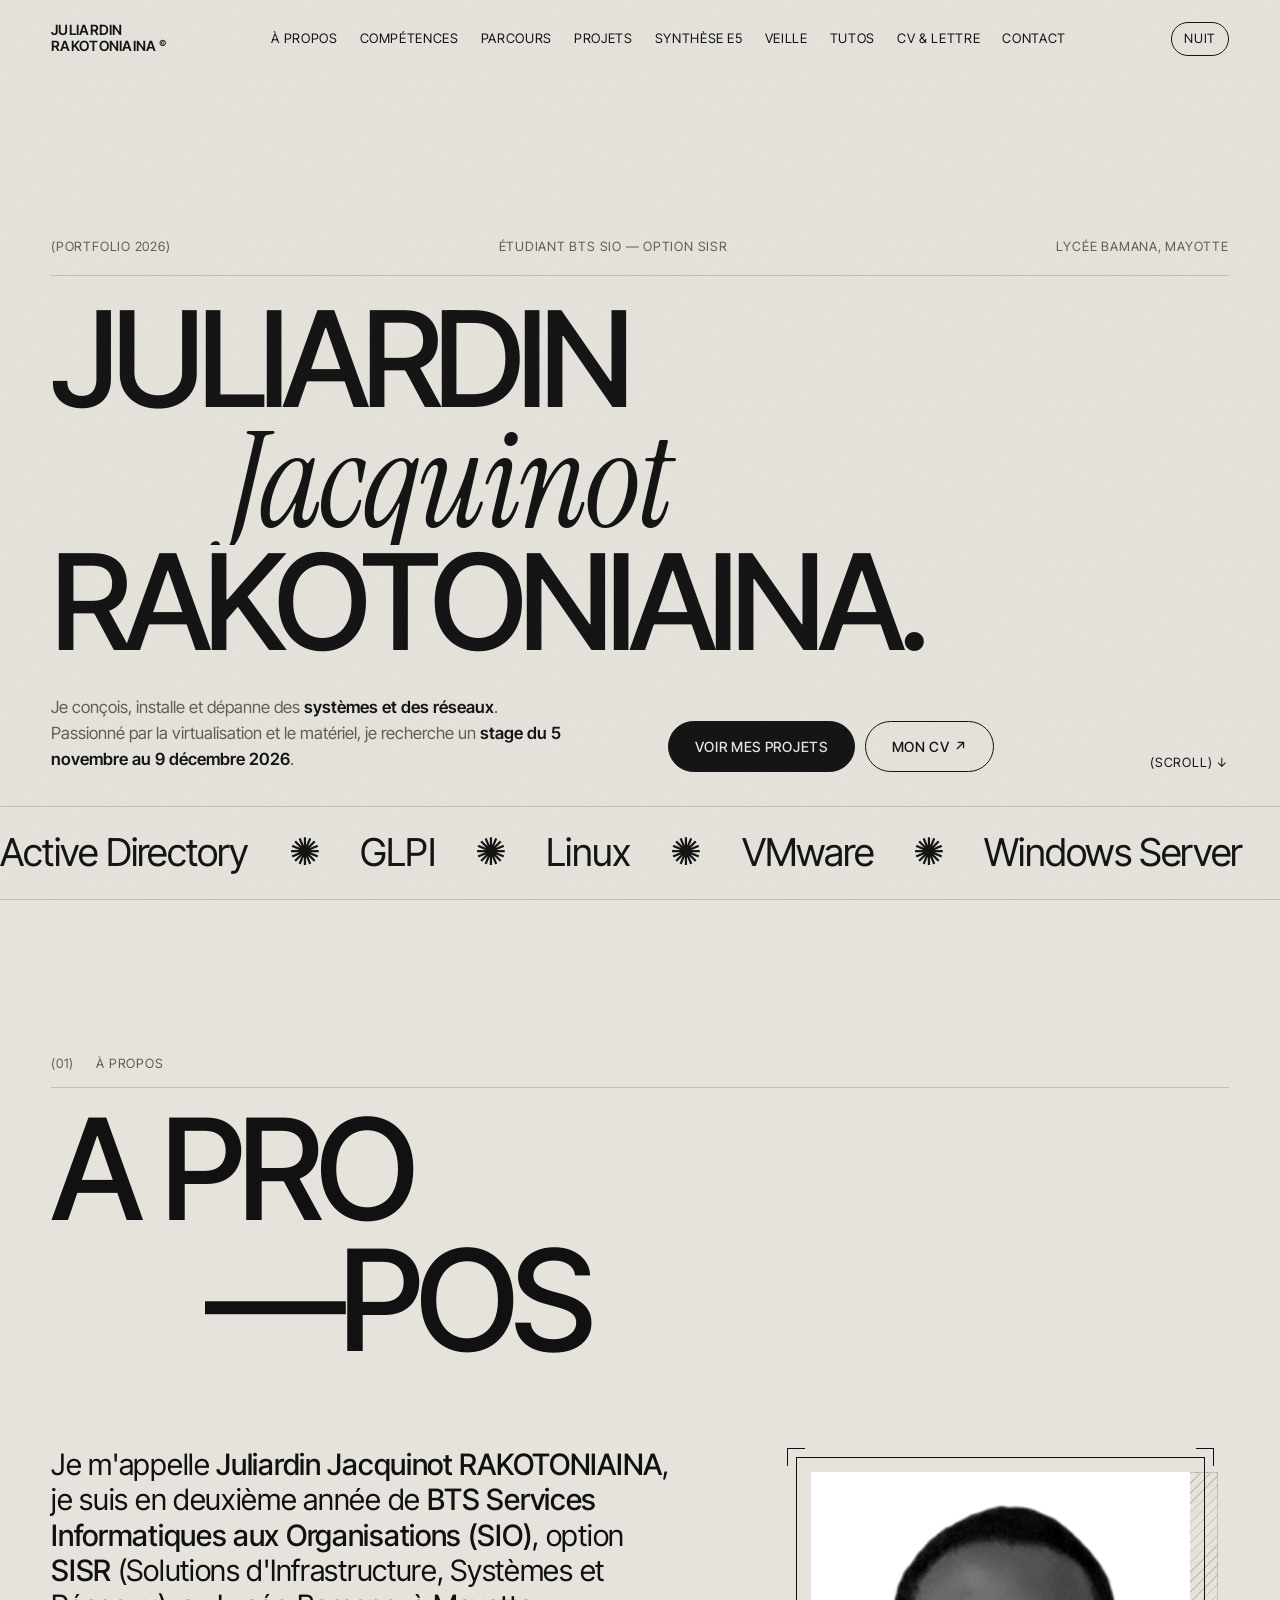
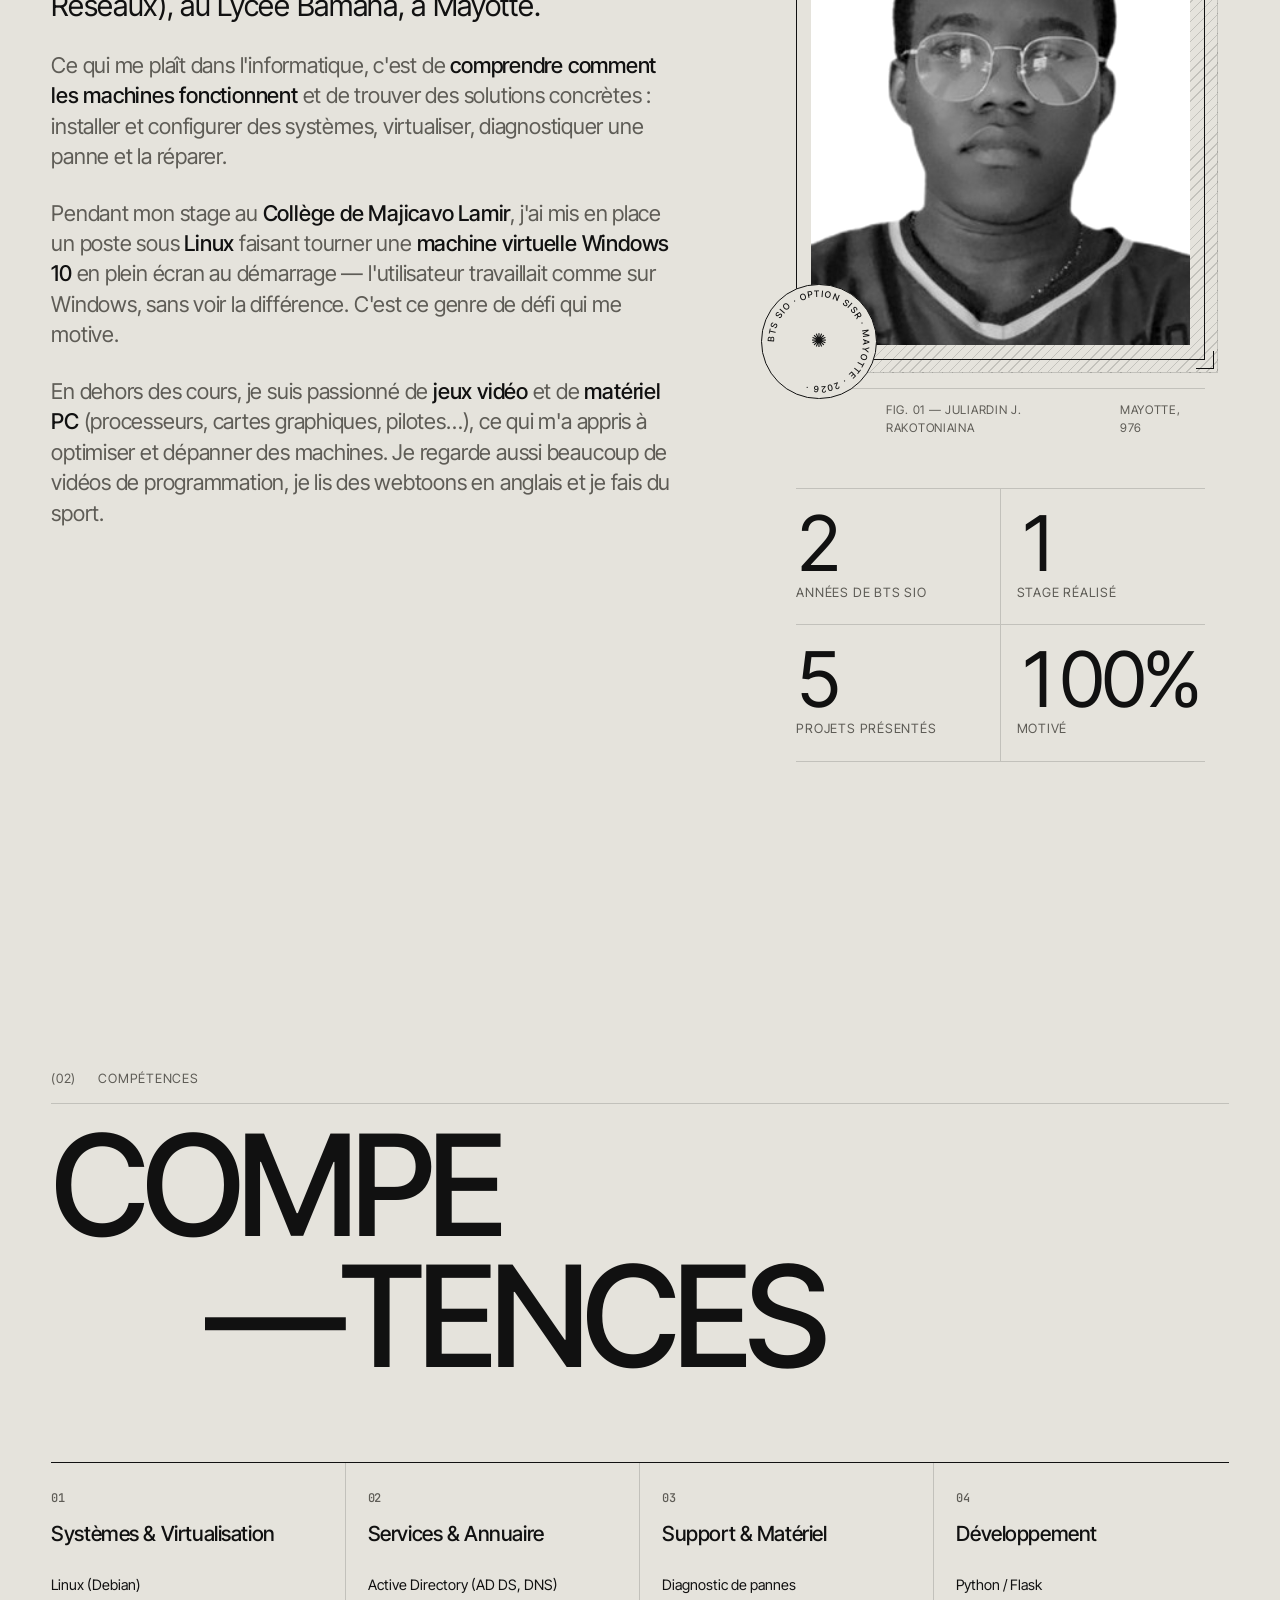
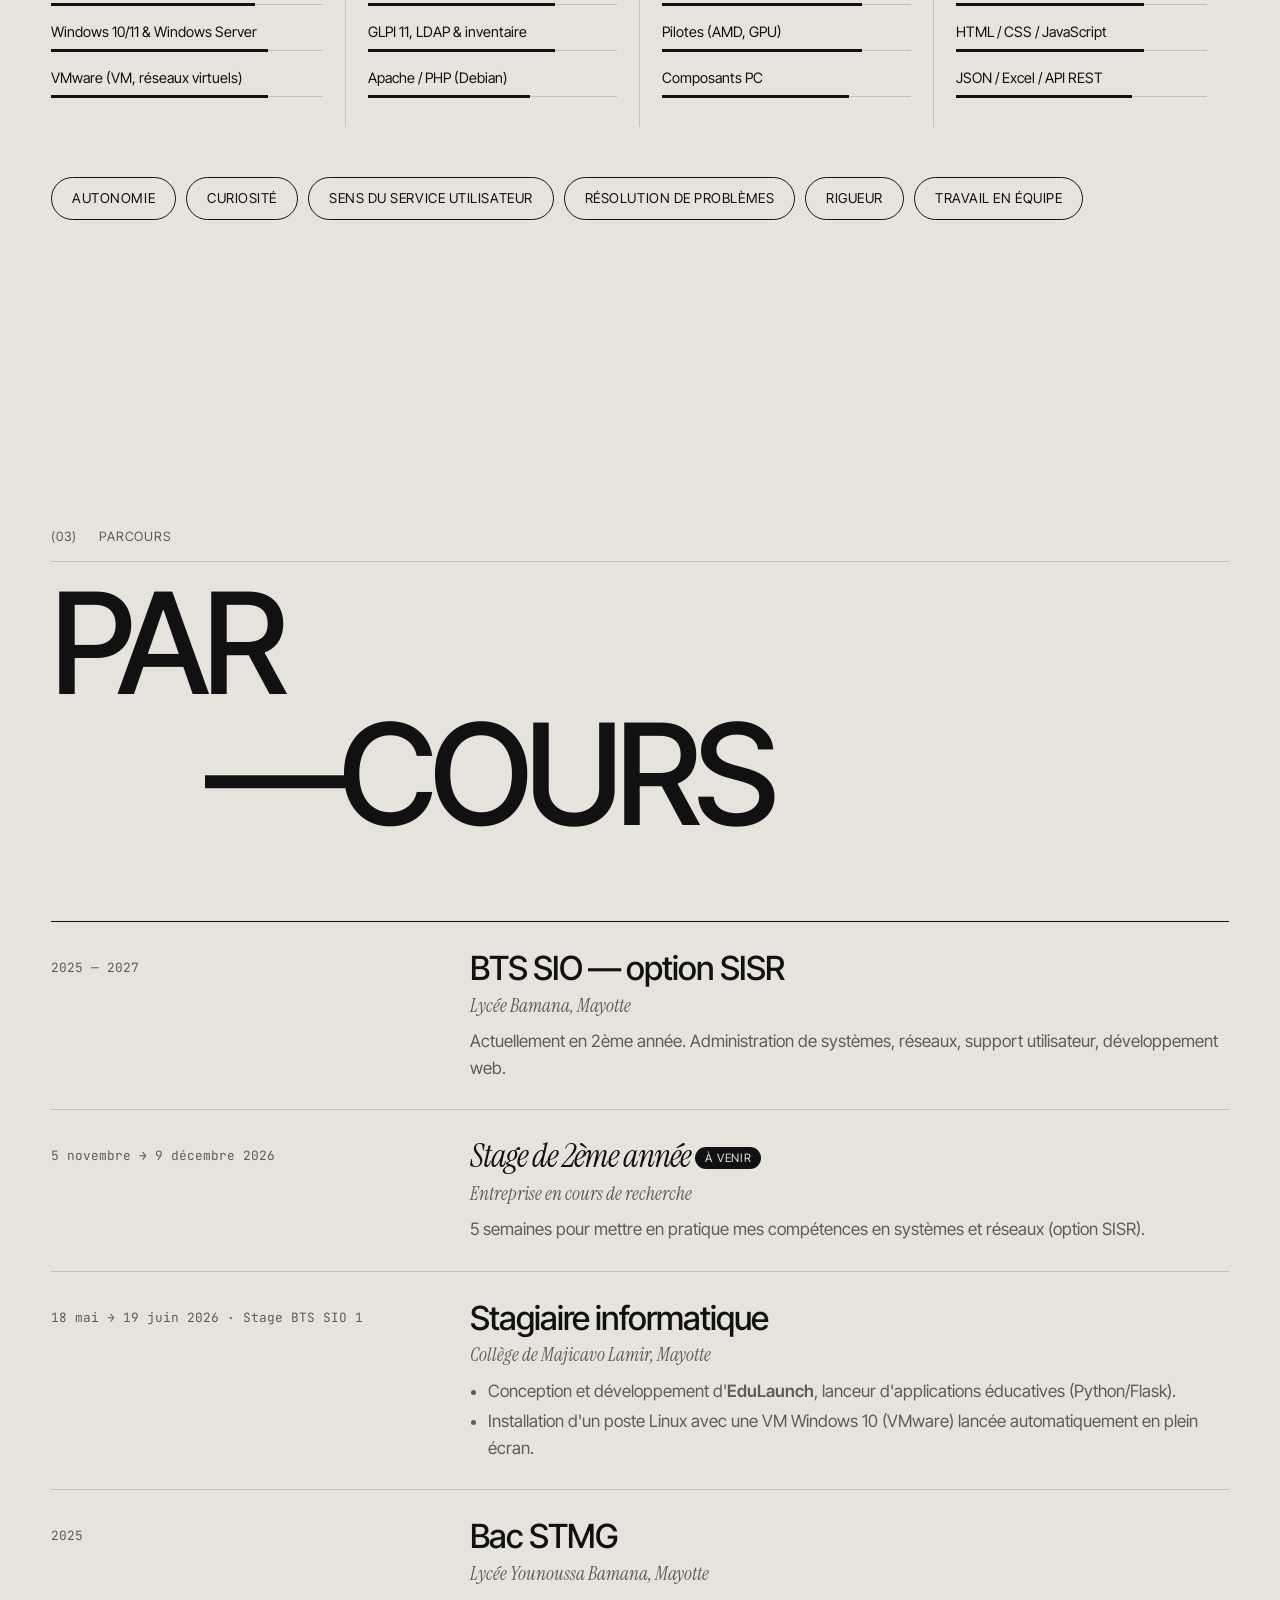
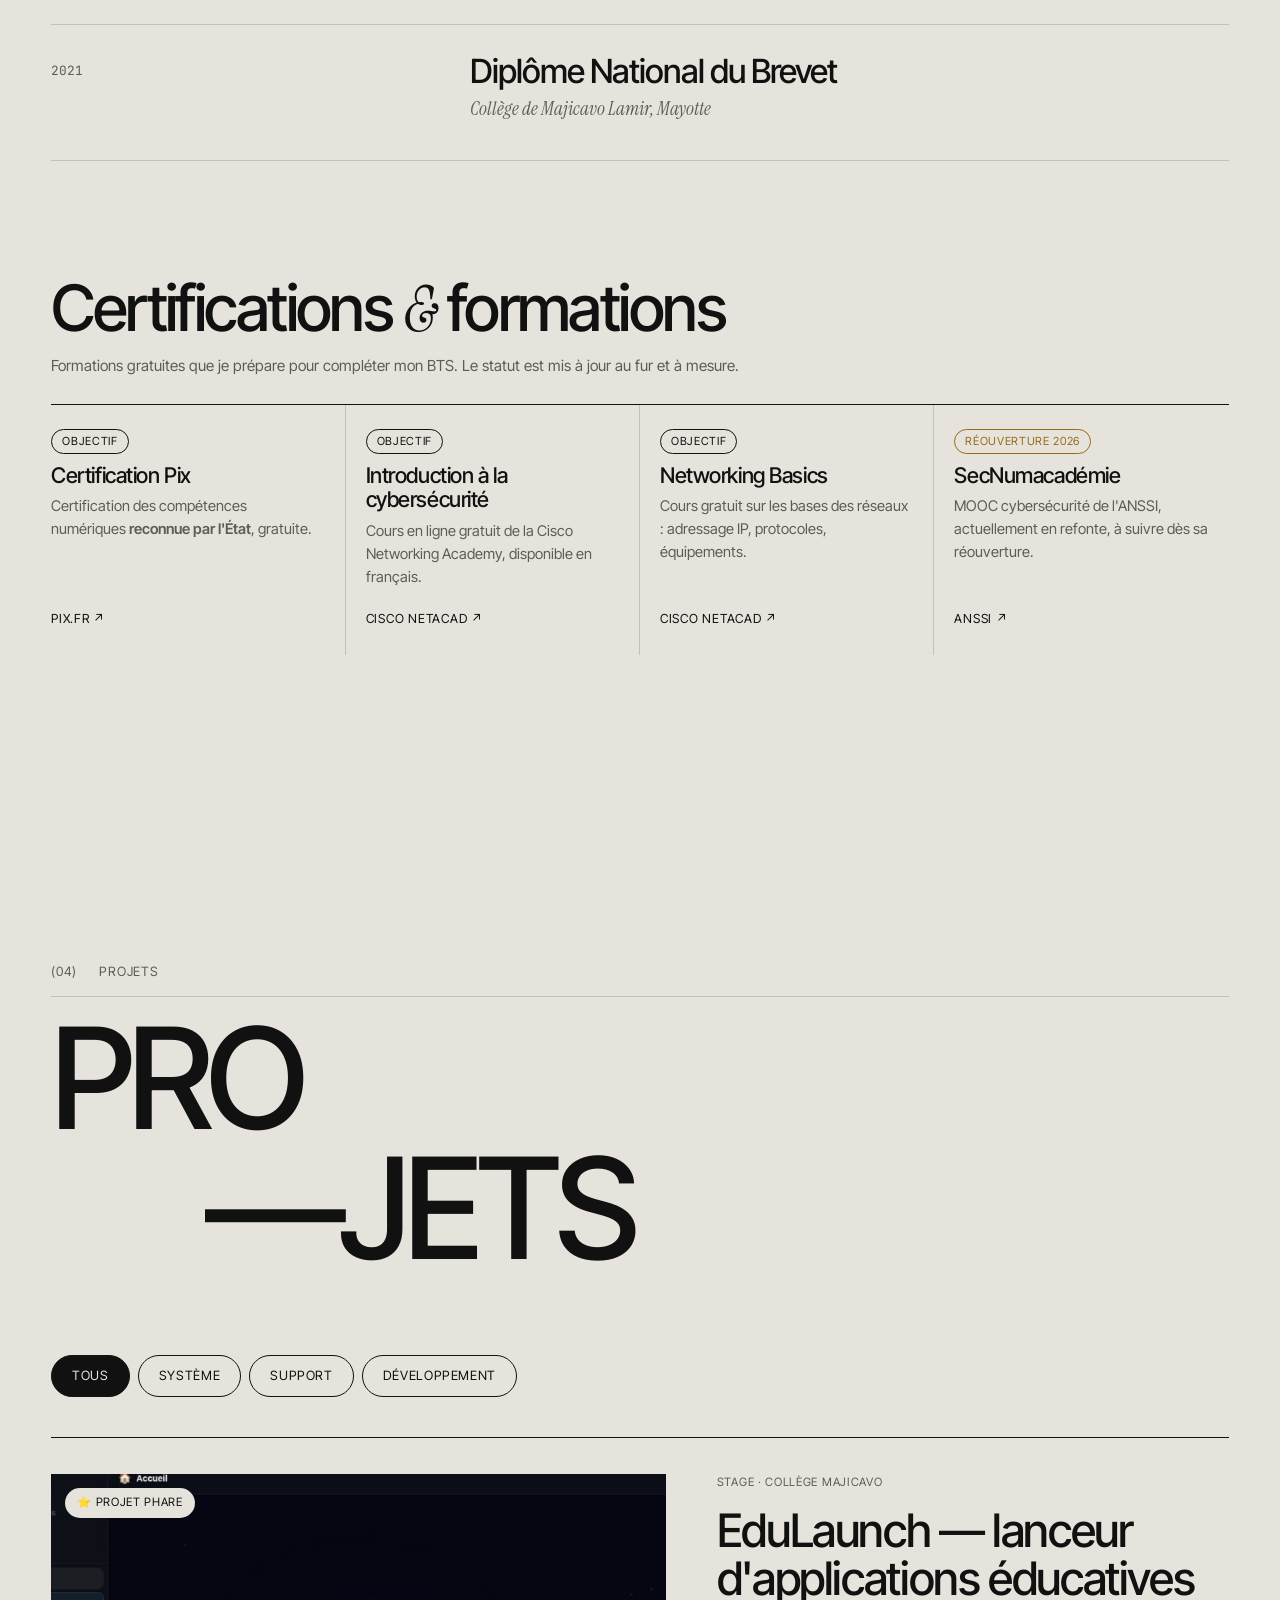
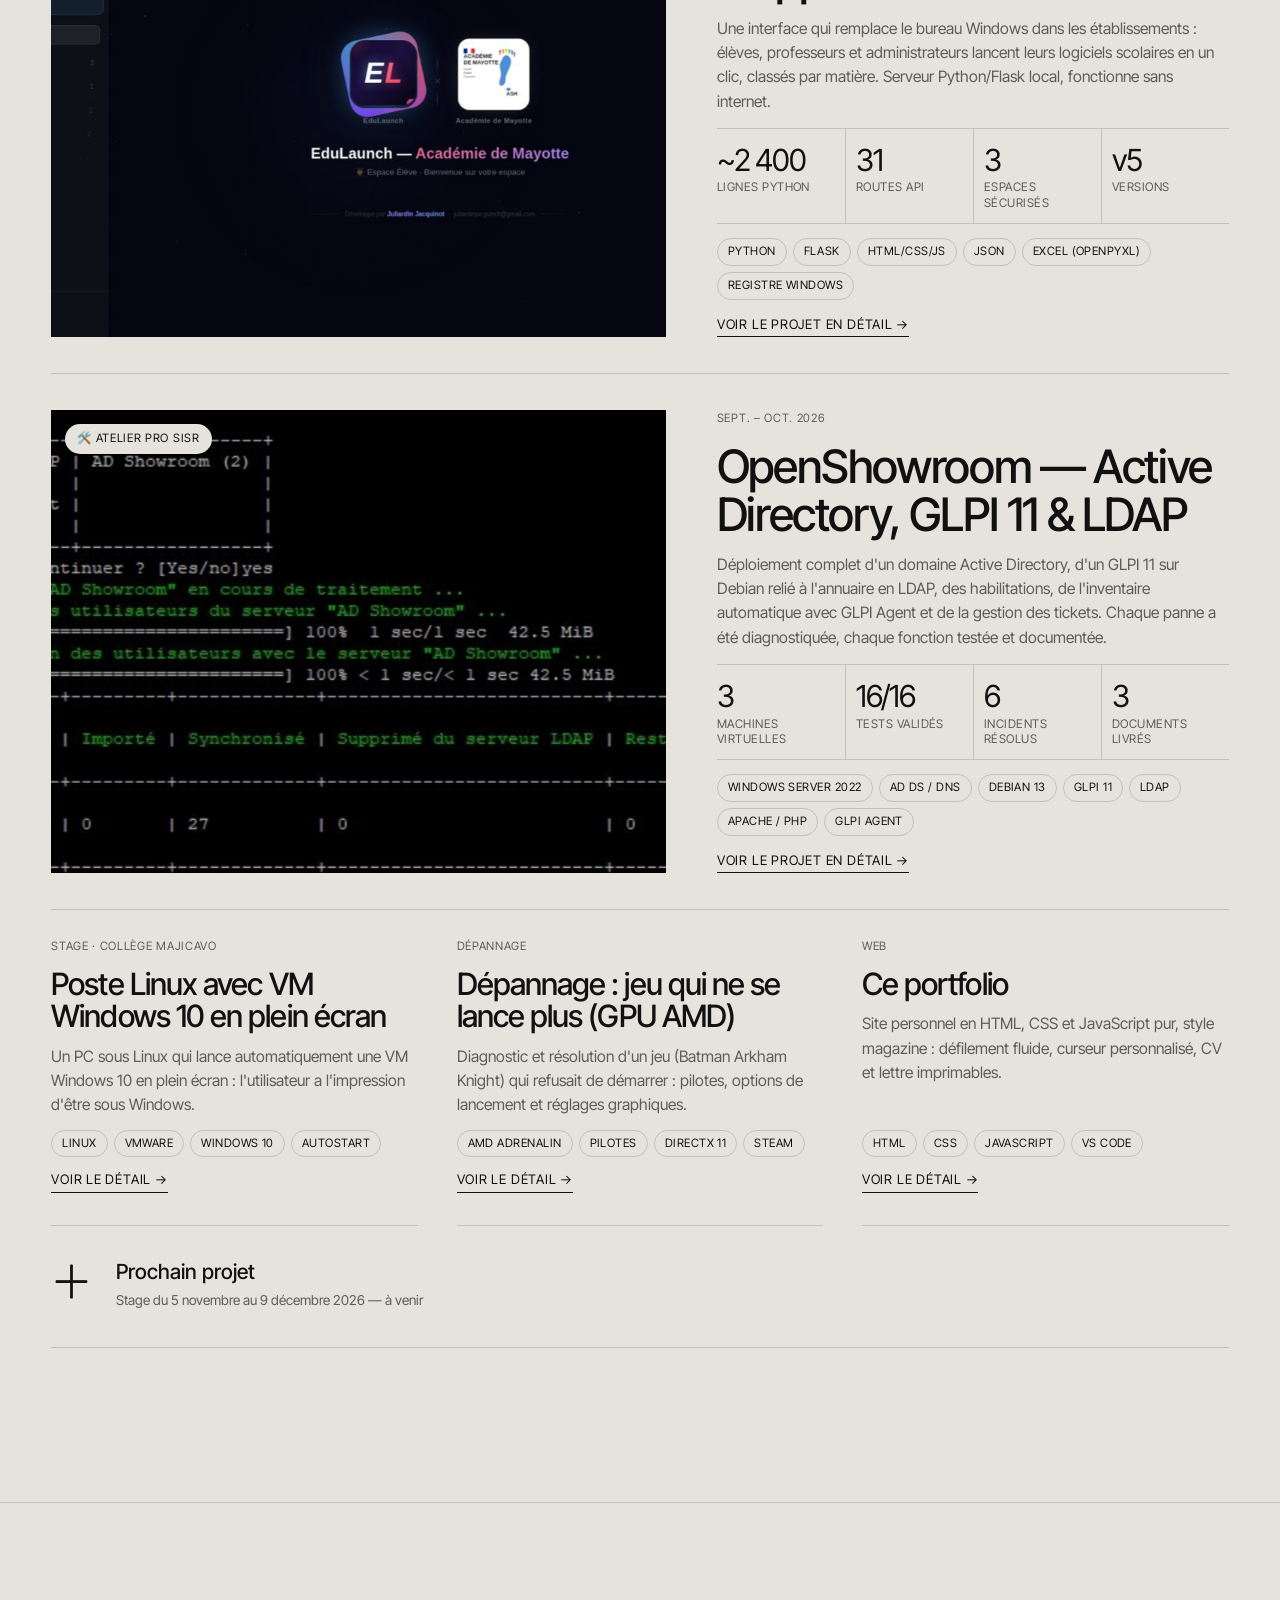
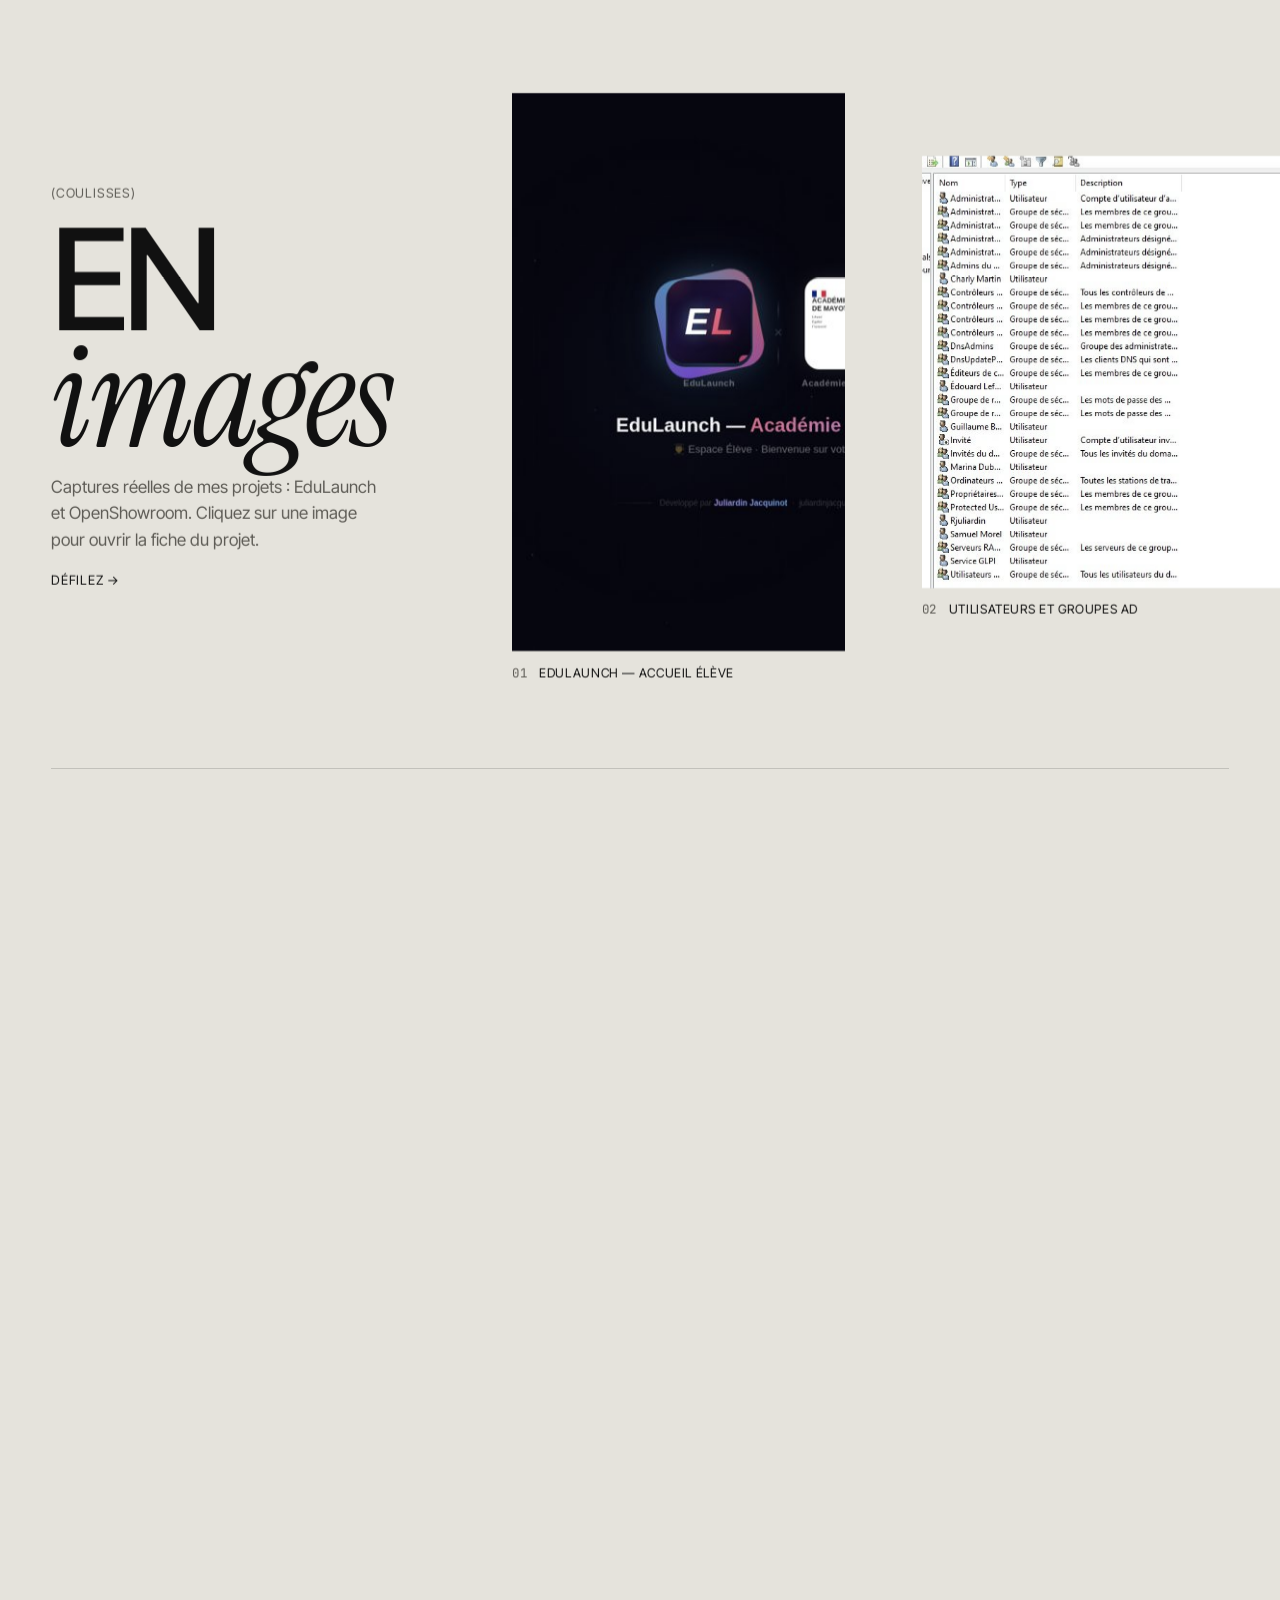
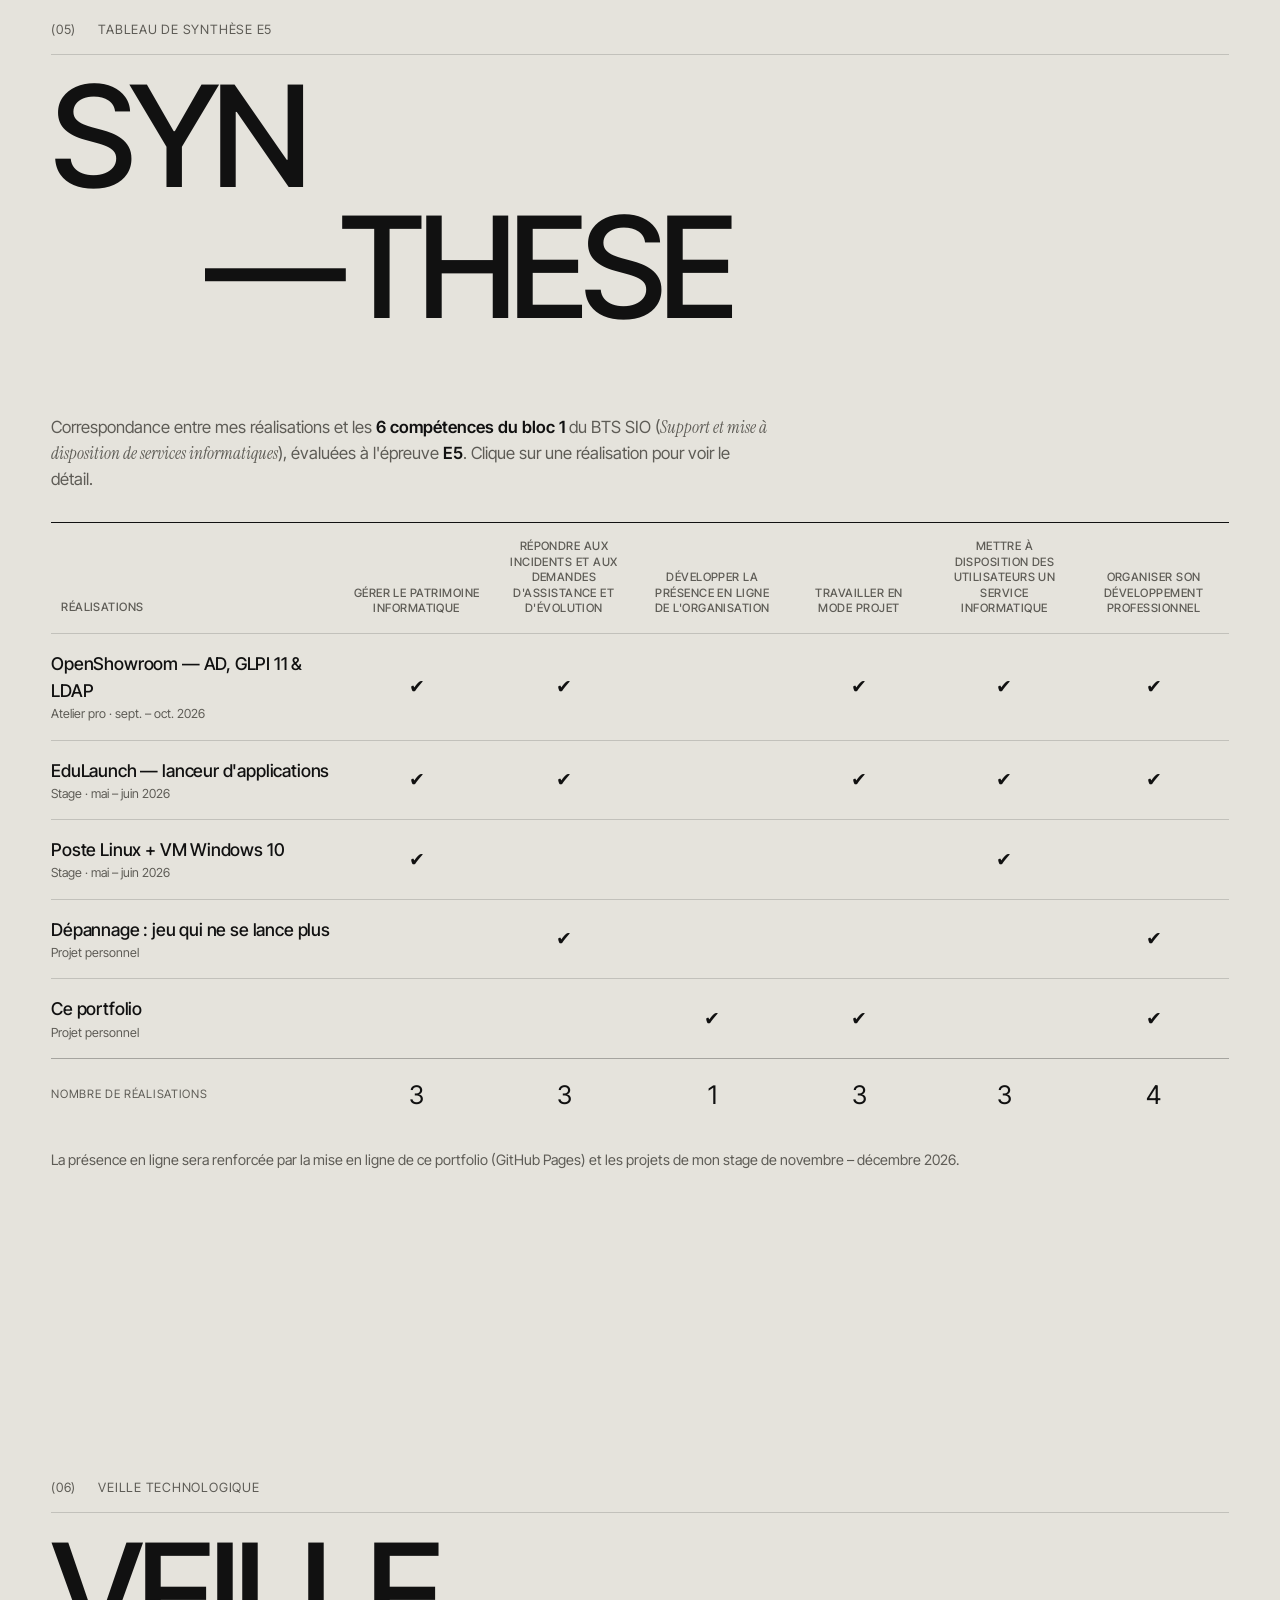
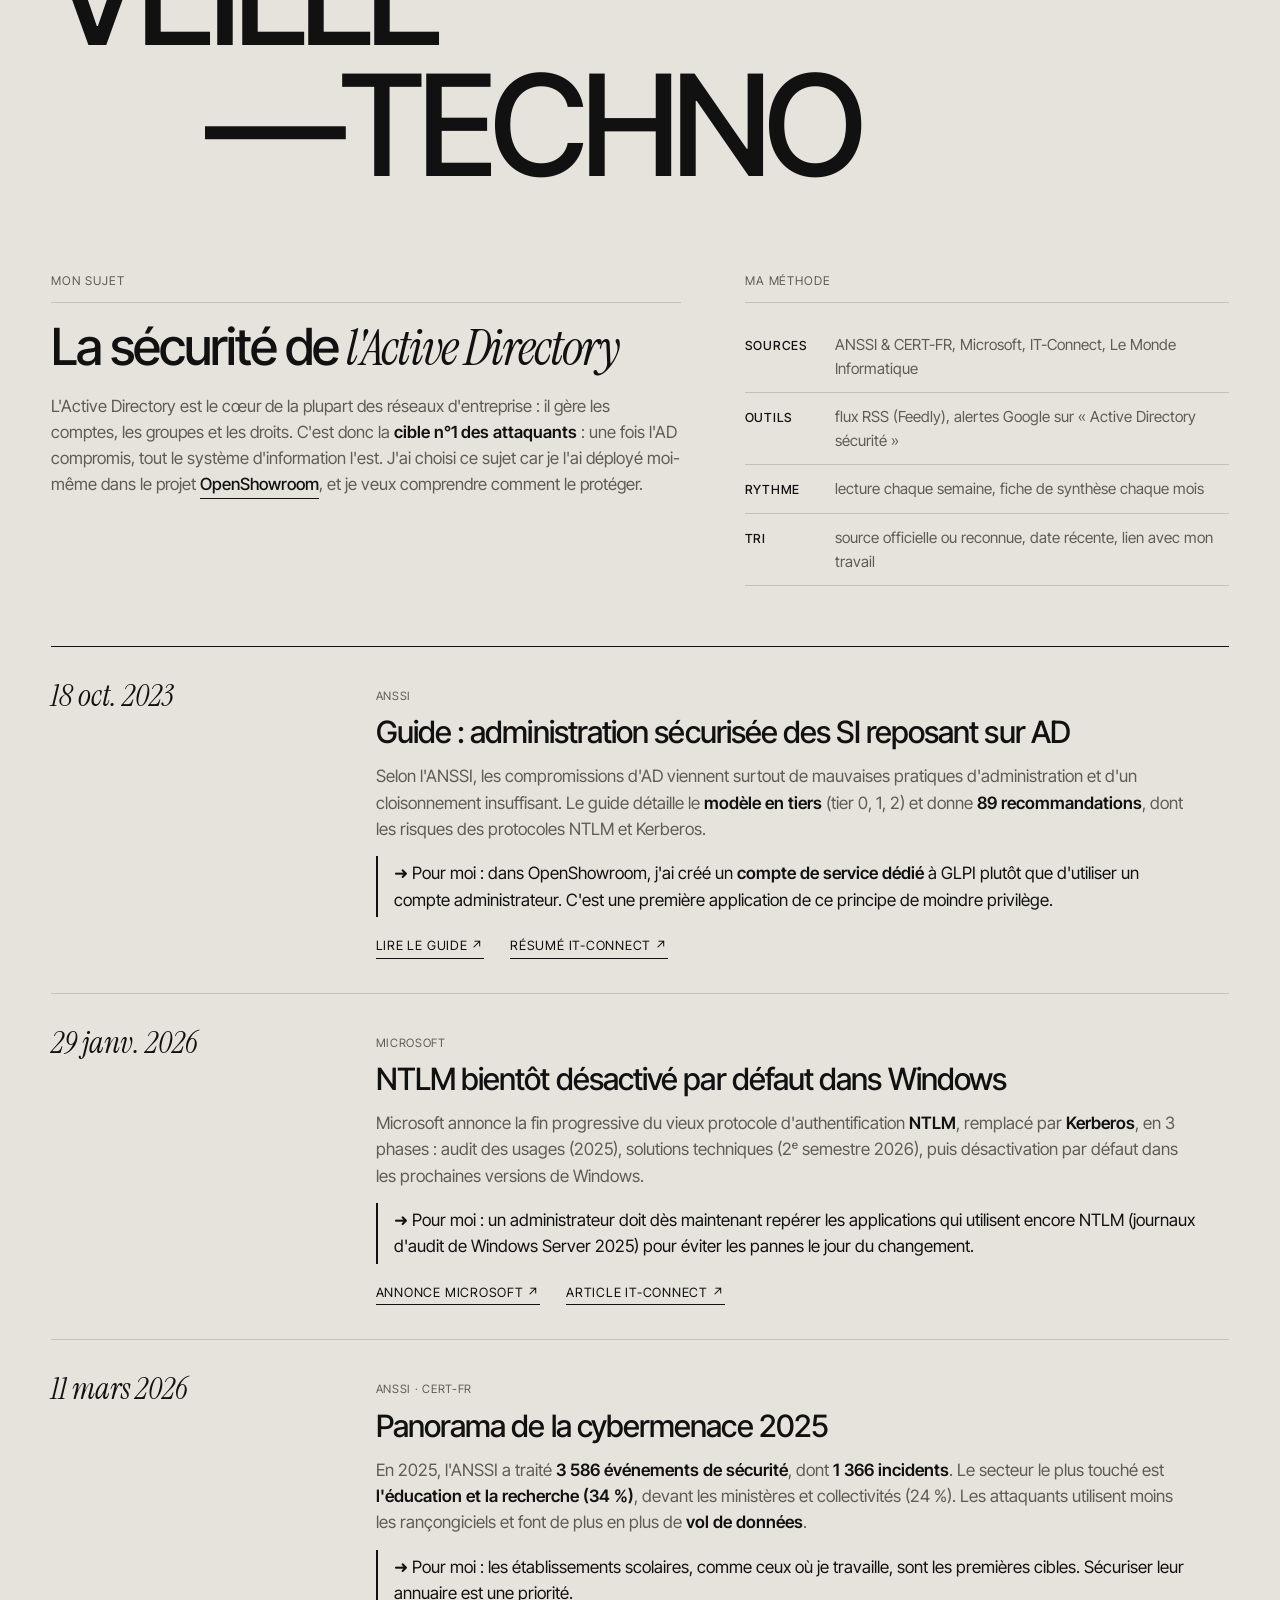
<file: index.html>
<!DOCTYPE html>
<html lang="fr">
<head>
  <meta charset="UTF-8">
  <meta name="viewport" content="width=device-width, initial-scale=1.0">
  <title>Juliardin Jacquinot RAKOTONIAINA — Portfolio BTS SIO</title>
  <meta name="description" content="Portfolio de Juliardin Jacquinot RAKOTONIAINA, étudiant en BTS SIO 2ème année au Lycée Bamana (Mayotte).">
  <link rel="preconnect" href="https://fonts.googleapis.com">
  <link href="https://fonts.googleapis.com/css2?family=Inter+Tight:wght@300;400;500;600;700&family=Instrument+Serif:ital@0;1&family=JetBrains+Mono:wght@400;500&display=swap" rel="stylesheet">
  <link rel="stylesheet" href="assets/css/style.css">
</head>
<body>

  <!-- ===== Écran de chargement ===== -->
  <div id="boot">
    <div class="loader-top"><span>Portfolio</span><span>BTS SIO · SISR</span></div>
    <div class="loader-name">Juliardin<br><em>Rakotoniaina</em></div>
    <div class="loader-count"><span id="boot-count">0</span></div>
  </div>

  <!-- Curseur personnalisé -->
  <div class="cursor" id="cursor" aria-hidden="true"><span id="cursor-label"></span></div>
  <div class="scroll-progress" id="scroll-progress"></div>

  <!-- ===== Navigation ===== -->
  <header class="nav" id="nav">
    <a href="#accueil" class="logo">Juliardin<br>Rakotoniaina<sup>©</sup></a>
    <nav>
      <ul class="nav-links" id="nav-links">
        <li><a href="#apropos">À propos</a></li>
        <li><a href="#competences">Compétences</a></li>
        <li><a href="#parcours">Parcours</a></li>
        <li><a href="#projets">Projets</a></li>
        <li><a href="#synthese">Synthèse E5</a></li>
        <li><a href="#veille">Veille</a></li>
        <li><a href="#tutos">Tutos</a></li>
        <li><a href="#documents">CV & Lettre</a></li>
        <li><a href="#contact">Contact</a></li>
      </ul>
    </nav>
    <div class="nav-actions">
      <button class="icon-btn" id="theme-toggle" aria-label="Changer de thème">◐</button>
      <button class="icon-btn burger" id="burger" aria-label="Menu">Menu</button>
    </div>
  </header>

  <main>
    <!-- ===== Accueil ===== -->
    <section id="accueil" class="hero">
      <div class="hero-meta">
        <span>(Portfolio 2026)</span>
        <span>Étudiant BTS SIO — option SISR</span>
        <span>Lycée Bamana, Mayotte</span>
      </div>

      <h1 class="hero-title" aria-label="Juliardin Rakotoniaina">
        <span class="line"><span class="word">JULIARDIN</span></span>
        <span class="line indent"><span class="word serif">Jacquinot</span></span>
        <span class="line"><span class="word">RAKOTONIAINA</span><span class="hero-dot">.</span></span>
      </h1>

      <div class="hero-bottom">
        <p class="hero-desc">
          Je conçois, installe et dépanne des <strong>systèmes et des réseaux</strong>.
          Passionné par la virtualisation et le matériel, je recherche un
          <strong>stage du 5 novembre au 9 décembre 2026</strong>.
        </p>
        <div class="hero-btns">
          <a href="#projets" class="btn btn-primary">Voir mes projets</a>
          <a href="cv.html" class="btn btn-ghost">Mon CV ↗</a>
        </div>
        <a href="#apropos" class="scroll-down" aria-label="Défiler vers le bas">(Scroll) ↓</a>
      </div>

      <div class="marquee" aria-hidden="true">
        <div class="marquee-track">
          <span>Active Directory</span><span>✺</span><span>GLPI</span><span>✺</span><span>Linux</span><span>✺</span><span>VMware</span><span>✺</span><span>Windows Server</span><span>✺</span><span>Python / Flask</span><span>✺</span><span>LDAP</span><span>✺</span><span>Réseaux</span><span>✺</span>
          <span>Active Directory</span><span>✺</span><span>GLPI</span><span>✺</span><span>Linux</span><span>✺</span><span>VMware</span><span>✺</span><span>Windows Server</span><span>✺</span><span>Python / Flask</span><span>✺</span><span>LDAP</span><span>✺</span><span>Réseaux</span><span>✺</span>
        </div>
      </div>
    </section>

    <!-- ===== À propos ===== -->
    <section id="apropos" class="section">
      <header class="sec-head">
        <div class="sec-meta"><span class="sec-index">(01)</span><span class="sec-label">À propos</span></div>
        <h2 class="giant" data-split aria-label="À propos"><span class="line">À PRO</span><span class="line indent">—POS</span></h2>
      </header>
      <div class="about-grid">
        <div class="about-text reveal">
          <p>
            Je m'appelle <strong>Juliardin Jacquinot RAKOTONIAINA</strong>, je suis en deuxième année de
            <strong>BTS Services Informatiques aux Organisations (SIO)</strong>, option <strong>SISR</strong> (Solutions d'Infrastructure, Systèmes et Réseaux), au Lycée Bamana, à Mayotte.
          </p>
          <p>
            Ce qui me plaît dans l'informatique, c'est de <strong>comprendre comment les machines fonctionnent</strong>
            et de trouver des solutions concrètes : installer et configurer des systèmes, virtualiser,
            diagnostiquer une panne et la réparer.
          </p>
          <p>
            Pendant mon stage au <strong>Collège de Majicavo Lamir</strong>, j'ai mis en place un poste sous <strong>Linux</strong> faisant tourner une
            <strong>machine virtuelle Windows 10</strong> en plein écran au démarrage — l'utilisateur travaillait
            comme sur Windows, sans voir la différence. C'est ce genre de défi qui me motive.
          </p>
          <p>
            En dehors des cours, je suis passionné de <strong>jeux vidéo</strong> et de <strong>matériel PC</strong>
            (processeurs, cartes graphiques, pilotes…), ce qui m'a appris à optimiser et dépanner des machines.
            Je regarde aussi beaucoup de vidéos de programmation, je lis des webtoons en anglais et je fais du sport.
          </p>
        </div>
        <div class="about-side reveal">
          <figure class="about-photo">
            <div class="frame">
              <span class="crop tl"></span><span class="crop tr"></span><span class="crop bl"></span><span class="crop br"></span>
              <div class="frame-inner">
                <img width="400" height="400" src="assets/img/photo.jpg" alt="Photo de Juliardin Jacquinot RAKOTONIAINA" loading="lazy">
              </div>
              <svg class="badge-rotate" viewBox="0 0 120 120" aria-hidden="true">
                <defs><path id="badge-circle" d="M60,60 m-47,0 a47,47 0 1,1 94,0 a47,47 0 1,1 -94,0"/></defs>
                <text><textPath href="#badge-circle">BTS SIO · OPTION SISR · MAYOTTE · 2026 ·</textPath></text>
                <text class="badge-center" x="60" y="66" text-anchor="middle">✺</text>
              </svg>
            </div>
            <figcaption><span>Fig. 01 — Juliardin J. Rakotoniaina</span><span>Mayotte, 976</span></figcaption>
          </figure>
        <div class="about-stats">
          <div class="stat"><span class="stat-num" data-count="2">0</span><span class="stat-label">années de BTS SIO</span></div>
          <div class="stat"><span class="stat-num" data-count="1">0</span><span class="stat-label">stage réalisé</span></div>
          <div class="stat"><span class="stat-num" data-count="5">0</span><span class="stat-label">projets présentés</span></div>
          <div class="stat"><span class="stat-num" data-count="100" data-suffix="%">0</span><span class="stat-label">motivé</span></div>
        </div>
        </div>
      </div>
    </section>

    <!-- ===== Compétences ===== -->
    <section id="competences" class="section">
      <header class="sec-head">
        <div class="sec-meta"><span class="sec-index">(02)</span><span class="sec-label">Compétences</span></div>
        <h2 class="giant" data-split aria-label="Compétences"><span class="line">COMPÉ</span><span class="line indent">—TENCES</span></h2>
      </header>

      <div class="skills-grid">
        <div class="skill-card reveal">
          <div class="skill-icon">🖥️</div>
          <h3>Systèmes & Virtualisation</h3>
          <ul class="bars">
            <li><span>Linux (Debian)</span><div class="bar"><i data-w="75"></i></div></li>
            <li><span>Windows 10/11 & Windows Server</span><div class="bar"><i data-w="80"></i></div></li>
            <li><span>VMware (VM, réseaux virtuels)</span><div class="bar"><i data-w="80"></i></div></li>
          </ul>
        </div>
        <div class="skill-card reveal">
          <div class="skill-icon">🔐</div>
          <h3>Services & Annuaire</h3>
          <ul class="bars">
            <li><span>Active Directory (AD DS, DNS)</span><div class="bar"><i data-w="75"></i></div></li>
            <li><span>GLPI 11, LDAP & inventaire</span><div class="bar"><i data-w="75"></i></div></li>
            <li><span>Apache / PHP (Debian)</span><div class="bar"><i data-w="65"></i></div></li>
          </ul>
        </div>
        <div class="skill-card reveal">
          <div class="skill-icon">🔧</div>
          <h3>Support & Matériel</h3>
          <ul class="bars">
            <li><span>Diagnostic de pannes</span><div class="bar"><i data-w="80"></i></div></li>
            <li><span>Pilotes (AMD, GPU)</span><div class="bar"><i data-w="80"></i></div></li>
            <li><span>Composants PC</span><div class="bar"><i data-w="75"></i></div></li>
          </ul>
        </div>
        <div class="skill-card reveal">
          <div class="skill-icon">🐍</div>
          <h3>Développement</h3>
          <ul class="bars">
            <li><span>Python / Flask</span><div class="bar"><i data-w="75"></i></div></li>
            <li><span>HTML / CSS / JavaScript</span><div class="bar"><i data-w="75"></i></div></li>
            <li><span>JSON / Excel / API REST</span><div class="bar"><i data-w="70"></i></div></li>
          </ul>
        </div>
      </div>

      <div class="soft-skills reveal">
        <span class="chip">Autonomie</span>
        <span class="chip">Curiosité</span>
        <span class="chip">Sens du service utilisateur</span>
        <span class="chip">Résolution de problèmes</span>
        <span class="chip">Rigueur</span>
        <span class="chip">Travail en équipe</span>
      </div>
    </section>

    <!-- ===== Parcours ===== -->
    <section id="parcours" class="section">
      <header class="sec-head">
        <div class="sec-meta"><span class="sec-index">(03)</span><span class="sec-label">Parcours</span></div>
        <h2 class="giant" data-split aria-label="Parcours"><span class="line">PAR</span><span class="line indent">—COURS</span></h2>
      </header>
      <div class="timeline">
        <div class="tl-item reveal">
          <div class="tl-dot"></div>
          <div class="tl-card">
            <span class="tl-date">2025 — 2027</span>
            <h3>BTS SIO — option SISR</h3>
            <p class="tl-place">Lycée Bamana, Mayotte</p>
            <p>Actuellement en 2ème année. Administration de systèmes, réseaux, support utilisateur, développement web.</p>
          </div>
        </div>
        <div class="tl-item reveal">
          <div class="tl-dot pulse"></div>
          <div class="tl-card upcoming">
            <span class="tl-date">5 novembre → 9 décembre 2026</span>
            <h3>Stage de 2ème année <span class="soon">à venir</span></h3>
            <p class="tl-place">Entreprise en cours de recherche</p>
            <p>5 semaines pour mettre en pratique mes compétences en systèmes et réseaux (option SISR).</p>
          </div>
        </div>
        <div class="tl-item reveal">
          <div class="tl-dot"></div>
          <div class="tl-card">
            <span class="tl-date">18 mai → 19 juin 2026 · Stage BTS SIO 1</span>
            <h3>Stagiaire informatique</h3>
            <p class="tl-place">Collège de Majicavo Lamir, Mayotte</p>
            <ul class="tl-list">
              <li>Conception et développement d'<strong>EduLaunch</strong>, lanceur d'applications éducatives (Python/Flask).</li>
              <li>Installation d'un poste Linux avec une VM Windows 10 (VMware) lancée automatiquement en plein écran.</li>
            </ul>
          </div>
        </div>
        <div class="tl-item reveal">
          <div class="tl-dot"></div>
          <div class="tl-card">
            <span class="tl-date">2025</span>
            <h3>Bac STMG</h3>
            <p class="tl-place">Lycée Younoussa Bamana, Mayotte</p>
          </div>
        </div>
        <div class="tl-item reveal">
          <div class="tl-dot"></div>
          <div class="tl-card">
            <span class="tl-date">2021</span>
            <h3>Diplôme National du Brevet</h3>
            <p class="tl-place">Collège de Majicavo Lamir, Mayotte</p>
          </div>
        </div>
      </div>

      <h3 class="sub-title reveal">Certifications <em>&amp;</em> formations</h3>
      <p class="section-intro small reveal">Formations gratuites que je prépare pour compléter mon BTS. Le statut est mis à jour au fur et à mesure.</p>
      <div class="certs">
        <a class="cert reveal" href="https://pix.fr/" target="_blank" rel="noopener">
          <span class="cert-status todo-status">Objectif</span>
          <span class="cert-icon">🧩</span>
          <h4>Certification Pix</h4>
          <p>Certification des compétences numériques <strong>reconnue par l'État</strong>, gratuite.</p>
          <span class="cert-org">pix.fr ↗</span>
        </a>
        <a class="cert reveal" href="https://www.netacad.com/courses/introduction-to-cybersecurity?courseLang=fr-FR" target="_blank" rel="noopener">
          <span class="cert-status todo-status">Objectif</span>
          <span class="cert-icon">🛡️</span>
          <h4>Introduction à la cybersécurité</h4>
          <p>Cours en ligne gratuit de la Cisco Networking Academy, disponible en français.</p>
          <span class="cert-org">Cisco NetAcad ↗</span>
        </a>
        <a class="cert reveal" href="https://www.netacad.com/courses/networking-basics" target="_blank" rel="noopener">
          <span class="cert-status todo-status">Objectif</span>
          <span class="cert-icon">🌐</span>
          <h4>Networking Basics</h4>
          <p>Cours gratuit sur les bases des réseaux : adressage IP, protocoles, équipements.</p>
          <span class="cert-org">Cisco NetAcad ↗</span>
        </a>
        <a class="cert reveal" href="https://secnumacademie.gouv.fr/" target="_blank" rel="noopener">
          <span class="cert-status wait-status">Réouverture 2026</span>
          <span class="cert-icon">🇫🇷</span>
          <h4>SecNumacadémie</h4>
          <p>MOOC cybersécurité de l'ANSSI, actuellement en refonte, à suivre dès sa réouverture.</p>
          <span class="cert-org">ANSSI ↗</span>
        </a>
      </div>
    </section>

    <!-- ===== Projets ===== -->
    <section id="projets" class="section">
      <header class="sec-head">
        <div class="sec-meta"><span class="sec-index">(04)</span><span class="sec-label">Projets</span></div>
        <h2 class="giant" data-split aria-label="Projets"><span class="line">PRO</span><span class="line indent">—JETS</span></h2>
      </header>

      <div class="filters reveal">
        <button class="filter active" data-filter="all">Tous</button>
        <button class="filter" data-filter="systeme">Système</button>
        <button class="filter" data-filter="support">Support</button>
        <button class="filter" data-filter="web">Développement</button>
      </div>

      <div class="projects-grid">
        <article data-cursor="Voir" class="project-card featured reveal" data-cat="systeme support" data-project="glpi">
          <div class="project-shot">
            <img width="720" height="375" src="assets/img/glpi/sync.jpg" alt="Synchronisation des utilisateurs AD dans GLPI" loading="lazy">
            <span class="ribbon">🛠️ Atelier pro SISR</span>
          </div>
          <div class="project-body">
            <div class="project-top">
              <span class="project-emoji">🏢🔐</span>
              <span class="badge">Sept. – oct. 2026</span>
            </div>
            <h3>OpenShowroom — Active Directory, GLPI 11 & LDAP</h3>
            <p>Déploiement complet d'un domaine Active Directory, d'un GLPI 11 sur Debian relié à l'annuaire en LDAP, des habilitations, de l'inventaire automatique avec GLPI Agent et de la gestion des tickets. Chaque panne a été diagnostiquée, chaque fonction testée et documentée.</p>
            <ul class="mini-stats">
              <li><b>3</b> machines virtuelles</li>
              <li><b>16/16</b> tests validés</li>
              <li><b>6</b> incidents résolus</li>
              <li><b>3</b> documents livrés</li>
            </ul>
            <div class="tags"><span>Windows Server 2022</span><span>AD DS / DNS</span><span>Debian 13</span><span>GLPI 11</span><span>LDAP</span><span>Apache / PHP</span><span>GLPI Agent</span></div>
            <button class="btn-link">Voir le projet en détail →</button>
          </div>
        </article>

        <article data-cursor="Voir" class="project-card reveal" data-cat="systeme" data-project="vm">
          <div class="project-top">
            <span class="project-emoji">🐧➜🪟</span>
            <span class="badge">Stage · Collège Majicavo</span>
          </div>
          <h3>Poste Linux avec VM Windows 10 en plein écran</h3>
          <p>Un PC sous Linux qui lance automatiquement une VM Windows 10 en plein écran : l'utilisateur a l'impression d'être sous Windows.</p>
          <div class="tags"><span>Linux</span><span>VMware</span><span>Windows 10</span><span>Autostart</span></div>
          <button class="btn-link">Voir le détail →</button>
        </article>

        <article data-cursor="Voir" class="project-card featured reveal" data-cat="web systeme" data-project="launcher">
          <div class="project-shot">
            <img width="1100" height="666" src="assets/img/edulaunch/accueil.jpg" alt="Écran d'accueil d'EduLaunch" loading="lazy">
            <span class="ribbon">⭐ Projet phare</span>
          </div>
          <div class="project-body">
            <div class="project-top">
              <span class="project-emoji">🎓🚀</span>
              <span class="badge">Stage · Collège Majicavo</span>
            </div>
            <h3>EduLaunch — lanceur d'applications éducatives</h3>
            <p>Une interface qui remplace le bureau Windows dans les établissements : élèves, professeurs et administrateurs lancent leurs logiciels scolaires en un clic, classés par matière. Serveur Python/Flask local, fonctionne sans internet.</p>
            <ul class="mini-stats">
              <li><b>~2 400</b> lignes Python</li>
              <li><b>31</b> routes API</li>
              <li><b>3</b> espaces sécurisés</li>
              <li><b>v5</b> versions</li>
            </ul>
            <div class="tags"><span>Python</span><span>Flask</span><span>HTML/CSS/JS</span><span>JSON</span><span>Excel (openpyxl)</span><span>Registre Windows</span></div>
            <button class="btn-link">Voir le projet en détail →</button>
          </div>
        </article>

        <article data-cursor="Voir" class="project-card reveal" data-cat="support" data-project="depannage">
          <div class="project-top">
            <span class="project-emoji">🎮🔧</span>
            <span class="badge">Dépannage</span>
          </div>
          <h3>Dépannage : jeu qui ne se lance plus (GPU AMD)</h3>
          <p>Diagnostic et résolution d'un jeu (Batman Arkham Knight) qui refusait de démarrer : pilotes, options de lancement et réglages graphiques.</p>
          <div class="tags"><span>AMD Adrenalin</span><span>Pilotes</span><span>DirectX 11</span><span>Steam</span></div>
          <button class="btn-link">Voir le détail →</button>
        </article>

        <article data-cursor="Voir" class="project-card reveal" data-cat="web" data-project="portfolio">
          <div class="project-top">
            <span class="project-emoji">💻✨</span>
            <span class="badge">Web</span>
          </div>
          <h3>Ce portfolio</h3>
          <p>Site personnel en HTML, CSS et JavaScript pur, style magazine : défilement fluide, curseur personnalisé, CV et lettre imprimables.</p>
          <div class="tags"><span>HTML</span><span>CSS</span><span>JavaScript</span><span>VS Code</span></div>
          <button class="btn-link">Voir le détail →</button>
        </article>

        <article class="project-card add-card reveal" data-cat="systeme support web">
          <div class="add-plus">+</div>
          <p><strong>Prochain projet</strong><br><small>Stage du 5 novembre au 9 décembre 2026 — à venir</small></p>
        </article>
      </div>
    </section>

    <!-- ===== Galerie horizontale (défilement façon magazine) ===== -->
    <section class="hscroll" id="galerie" aria-label="Galerie de mes projets">
      <div class="hscroll-sticky">
        <div class="hscroll-track">
          <div class="h-intro">
            <span class="sec-index">(Coulisses)</span>
            <h2 class="h-title">EN<br><em>images</em></h2>
            <p>Captures réelles de mes projets : EduLaunch et OpenShowroom. Cliquez sur une image pour ouvrir la fiche du projet.</p>
            <span class="h-hint">Défilez <span>→</span></span>
          </div>
          <figure class="h-item h-tall" data-open="launcher" data-cursor="Voir">
            <div class="h-img"><img src="assets/img/edulaunch/accueil.jpg" width="1100" height="666" alt="EduLaunch — accueil élève" loading="lazy"></div>
            <figcaption><span>01</span>EduLaunch — accueil élève</figcaption>
          </figure>
          <figure class="h-item h-mid" data-open="glpi" data-cursor="Voir">
            <div class="h-img"><img src="assets/img/glpi/ad-utilisateurs.jpg" width="927" height="703" alt="Utilisateurs et groupes AD" loading="lazy"></div>
            <figcaption><span>02</span>Utilisateurs et groupes AD</figcaption>
          </figure>
          <figure class="h-item h-low" data-open="glpi" data-cursor="Voir">
            <div class="h-img"><img src="assets/img/glpi/sync.jpg" width="720" height="375" alt="Synchronisation LDAP réussie" loading="lazy"></div>
            <figcaption><span>03</span>Synchronisation LDAP réussie</figcaption>
          </figure>
          <figure class="h-item h-mid" data-open="launcher" data-cursor="Voir">
            <div class="h-img"><img src="assets/img/edulaunch/admin.jpg" width="1100" height="666" alt="EduLaunch — mode administrateur" loading="lazy"></div>
            <figcaption><span>04</span>EduLaunch — mode administrateur</figcaption>
          </figure>
          <figure class="h-item h-tall" data-open="glpi" data-cursor="Voir">
            <div class="h-img"><img src="assets/img/glpi/profil-technicien.jpg" width="1000" height="893" alt="GLPI — profil Technicien" loading="lazy"></div>
            <figcaption><span>05</span>GLPI — profil Technicien</figcaption>
          </figure>
          <figure class="h-item h-low" data-open="glpi" data-cursor="Voir">
            <div class="h-img"><img src="assets/img/glpi/domaine-uac.jpg" width="823" height="849" alt="Poste joint au domaine SHOWROOM" loading="lazy"></div>
            <figcaption><span>06</span>Poste joint au domaine SHOWROOM</figcaption>
          </figure>
          <figure class="h-item h-mid" data-open="glpi" data-cursor="Voir">
            <div class="h-img"><img src="assets/img/glpi/preuve-inventaire.jpg" width="1600" height="1382" alt="Inventaire GLPI Agent" loading="lazy"></div>
            <figcaption><span>07</span>Inventaire GLPI Agent</figcaption>
          </figure>
          <figure class="h-item h-mid" data-open="launcher" data-cursor="Voir">
            <div class="h-img"><img src="assets/img/edulaunch/categorie.jpg" width="1100" height="666" alt="EduLaunch — applications par matière" loading="lazy"></div>
            <figcaption><span>08</span>EduLaunch — applications par matière</figcaption>
          </figure>
          <figure class="h-item h-low" data-open="glpi" data-cursor="Voir">
            <div class="h-img"><img src="assets/img/glpi/portail-accueil.jpg" width="1300" height="895" alt="Portail self-service GLPI" loading="lazy"></div>
            <figcaption><span>09</span>Portail self-service GLPI</figcaption>
          </figure>
          <div class="h-outro">
            <p>Toutes les preuves sont dans les fiches projets.</p>
            <a href="#projets" class="btn btn-ghost">Revoir les projets ↑</a>
          </div>
        </div>
        <div class="hscroll-progress"><i></i></div>
      </div>
    </section>

    <!-- ===== Tableau de synthèse E5 ===== -->
    <section id="synthese" class="section">
      <header class="sec-head">
        <div class="sec-meta"><span class="sec-index">(05)</span><span class="sec-label">Tableau de synthèse E5</span></div>
        <h2 class="giant" data-split aria-label="Tableau de synthèse E5"><span class="line">SYN</span><span class="line indent">—THÈSE</span></h2>
      </header>
      <p class="section-intro reveal">
        Correspondance entre mes réalisations et les <strong>6 compétences du bloc 1</strong> du BTS SIO
        (<em>Support et mise à disposition de services informatiques</em>), évaluées à l'épreuve <strong>E5</strong>.
        Clique sur une réalisation pour voir le détail.
      </p>
      <p class="synth-hint">↔ Fais glisser le tableau sur le côté</p>
      <div class="synth-wrap reveal">
        <table class="synth">
          <thead>
            <tr><th class="corner">Réalisations</th><th><span>Gérer le patrimoine informatique</span></th><th><span>Répondre aux incidents et aux demandes d'assistance et d'évolution</span></th><th><span>Développer la présence en ligne de l'organisation</span></th><th><span>Travailler en mode projet</span></th><th><span>Mettre à disposition des utilisateurs un service informatique</span></th><th><span>Organiser son développement professionnel</span></th></tr>
          </thead>
          <tbody>
              <tr>
                <th scope="row"><button class="synth-link" data-open="glpi">OpenShowroom — AD, GLPI 11 & LDAP</button><small>Atelier pro · sept. – oct. 2026</small></th>
                <td class="yes" title="Compétence mobilisée">✔</td><td class="yes" title="Compétence mobilisée">✔</td><td></td><td class="yes" title="Compétence mobilisée">✔</td><td class="yes" title="Compétence mobilisée">✔</td><td class="yes" title="Compétence mobilisée">✔</td>
              </tr>
              <tr>
                <th scope="row"><button class="synth-link" data-open="launcher">EduLaunch — lanceur d'applications</button><small>Stage · mai – juin 2026</small></th>
                <td class="yes" title="Compétence mobilisée">✔</td><td class="yes" title="Compétence mobilisée">✔</td><td></td><td class="yes" title="Compétence mobilisée">✔</td><td class="yes" title="Compétence mobilisée">✔</td><td class="yes" title="Compétence mobilisée">✔</td>
              </tr>
              <tr>
                <th scope="row"><button class="synth-link" data-open="vm">Poste Linux + VM Windows 10</button><small>Stage · mai – juin 2026</small></th>
                <td class="yes" title="Compétence mobilisée">✔</td><td></td><td></td><td></td><td class="yes" title="Compétence mobilisée">✔</td><td></td>
              </tr>
              <tr>
                <th scope="row"><button class="synth-link" data-open="depannage">Dépannage : jeu qui ne se lance plus</button><small>Projet personnel</small></th>
                <td></td><td class="yes" title="Compétence mobilisée">✔</td><td></td><td></td><td></td><td class="yes" title="Compétence mobilisée">✔</td>
              </tr>
              <tr>
                <th scope="row"><button class="synth-link" data-open="portfolio">Ce portfolio</button><small>Projet personnel</small></th>
                <td></td><td></td><td class="yes" title="Compétence mobilisée">✔</td><td class="yes" title="Compétence mobilisée">✔</td><td></td><td class="yes" title="Compétence mobilisée">✔</td>
              </tr>
          </tbody>
          <tfoot>
            <tr><th scope="row">Nombre de réalisations</th><td>3</td><td>3</td><td>1</td><td>3</td><td>3</td><td>4</td></tr>
          </tfoot>
        </table>
      </div>
      <p class="synth-note reveal">La présence en ligne sera renforcée par la mise en ligne de ce portfolio (GitHub Pages) et les projets de mon stage de novembre – décembre 2026.</p>
    </section>

    <!-- ===== Veille technologique ===== -->
    <section id="veille" class="section">
      <header class="sec-head">
        <div class="sec-meta"><span class="sec-index">(06)</span><span class="sec-label">Veille technologique</span></div>
        <h2 class="giant" data-split aria-label="Veille technologique"><span class="line">VEILLE</span><span class="line indent">—TECHNO</span></h2>
      </header>

      <div class="veille-head reveal">
        <div class="veille-topic">
          <span class="veille-label">Mon sujet</span>
          <h3>La sécurité de <em>l'Active Directory</em></h3>
          <p>
            L'Active Directory est le cœur de la plupart des réseaux d'entreprise : il gère les comptes, les groupes et les droits.
            C'est donc la <strong>cible n°1 des attaquants</strong> : une fois l'AD compromis, tout le système d'information l'est.
            J'ai choisi ce sujet car je l'ai déployé moi-même dans le projet <button class="inline-link" data-open="glpi">OpenShowroom</button>,
            et je veux comprendre comment le protéger.
          </p>
        </div>
        <div class="veille-method">
          <span class="veille-label">Ma méthode</span>
          <ul>
            <li><b>Sources</b> ANSSI & CERT-FR, Microsoft, IT-Connect, Le Monde Informatique</li>
            <li><b>Outils</b> flux RSS (Feedly), alertes Google sur « Active Directory sécurité »</li>
            <li><b>Rythme</b> lecture chaque semaine, fiche de synthèse chaque mois</li>
            <li><b>Tri</b> source officielle ou reconnue, date récente, lien avec mon travail</li>
          </ul>
        </div>
      </div>

      <div class="veille-timeline">
        <article class="veille-item reveal">
          <div class="veille-date">18 oct. 2023</div>
          <div class="veille-card">
            <span class="veille-src">ANSSI</span>
            <h4>Guide : administration sécurisée des SI reposant sur AD</h4>
            <p>Selon l'ANSSI, les compromissions d'AD viennent surtout de mauvaises pratiques d'administration et d'un cloisonnement insuffisant. Le guide détaille le <strong>modèle en tiers</strong> (tier 0, 1, 2) et donne <strong>89 recommandations</strong>, dont les risques des protocoles NTLM et Kerberos.</p>
            <p class="veille-me">➜ Pour moi : dans OpenShowroom, j'ai créé un <strong>compte de service dédié</strong> à GLPI plutôt que d'utiliser un compte administrateur. C'est une première application de ce principe de moindre privilège.</p>
            <a href="https://messervices.cyber.gouv.fr/guides/recommandations-pour-ladministration-securisee-des-si-reposant-sur-ad" target="_blank" rel="noopener">Lire le guide ↗</a>
            <a href="https://www.it-connect.fr/un-nouveau-guide-de-lanssi-sur-la-securisation-de-lactive-directory-par-le-cloisonnement/" target="_blank" rel="noopener">Résumé IT-Connect ↗</a>
          </div>
        </article>

        <article class="veille-item reveal">
          <div class="veille-date">29 janv. 2026</div>
          <div class="veille-card">
            <span class="veille-src">Microsoft</span>
            <h4>NTLM bientôt désactivé par défaut dans Windows</h4>
            <p>Microsoft annonce la fin progressive du vieux protocole d'authentification <strong>NTLM</strong>, remplacé par <strong>Kerberos</strong>, en 3 phases : audit des usages (2025), solutions techniques (2ᵉ semestre 2026), puis désactivation par défaut dans les prochaines versions de Windows.</p>
            <p class="veille-me">➜ Pour moi : un administrateur doit dès maintenant repérer les applications qui utilisent encore NTLM (journaux d'audit de Windows Server 2025) pour éviter les pannes le jour du changement.</p>
            <a href="https://techcommunity.microsoft.com/blog/windows-itpro-blog/advancing-windows-security-disabling-ntlm-by-default/4489526" target="_blank" rel="noopener">Annonce Microsoft ↗</a>
            <a href="https://www.it-connect.fr/fin-du-protocole-ntlm-microsoft-devoile-son-plan-dattaque-en-3-phases/" target="_blank" rel="noopener">Article IT-Connect ↗</a>
          </div>
        </article>

        <article class="veille-item reveal">
          <div class="veille-date">11 mars 2026</div>
          <div class="veille-card">
            <span class="veille-src">ANSSI · CERT-FR</span>
            <h4>Panorama de la cybermenace 2025</h4>
            <p>En 2025, l'ANSSI a traité <strong>3 586 événements de sécurité</strong>, dont <strong>1 366 incidents</strong>. Le secteur le plus touché est <strong>l'éducation et la recherche (34 %)</strong>, devant les ministères et collectivités (24 %). Les attaquants utilisent moins les rançongiciels et font de plus en plus de <strong>vol de données</strong>.</p>
            <p class="veille-me">➜ Pour moi : les établissements scolaires, comme ceux où je travaille, sont les premières cibles. Sécuriser leur annuaire est une priorité.</p>
            <a href="https://cyber.gouv.fr/actualites/panorama-de-la-cybermenace-2025/" target="_blank" rel="noopener">Article ANSSI ↗</a>
            <a href="https://www.cert.ssi.gouv.fr/cti/CERTFR-2026-CTI-002/" target="_blank" rel="noopener">Rapport CERT-FR ↗</a>
          </div>
        </article>
      </div>

      <div class="veille-bilan reveal">
        <h4>Ce que je retiens</h4>
        <p>Sécuriser un Active Directory, ce n'est pas seulement mettre un pare-feu : il faut <strong>cloisonner l'administration</strong>, <strong>limiter les droits</strong> de chaque compte, <strong>abandonner les vieux protocoles</strong> comme NTLM et <strong>surveiller les journaux</strong>. Ce sont des réflexes que je veux appliquer lors de mon stage de novembre.</p>
      </div>
    </section>

    <!-- ===== Tutoriels & ressources ===== -->
    <section id="tutos" class="section">
      <header class="sec-head">
        <div class="sec-meta"><span class="sec-index">(07)</span><span class="sec-label">Tutoriels &amp; ressources</span></div>
        <h2 class="giant" data-split aria-label="Tutoriels et ressources"><span class="line">TUTOS &amp;</span><span class="line indent">—RESSOURCES</span></h2>
      </header>
      <p class="section-intro reveal">
        Les tutoriels et documentations de référence en lien avec mes projets : <strong>IT-Connect</strong>,
        <strong>Microsoft Learn</strong>, la <strong>documentation officielle de GLPI</strong> et d'autres sites spécialisés.
        Pour chaque ressource, cliquez sur <strong>« Mon analyse »</strong> : ce que j'en retiens et le lien avec mon propre travail.
      </p>
      <div class="tfilters reveal"><button class="tfilter active" data-tfilter="all">Tout (13)</button><button class="tfilter" data-tfilter="glpi">GLPI</button><button class="tfilter" data-tfilter="ldap">LDAP / AD</button><button class="tfilter" data-tfilter="inventaire">Inventaire</button><button class="tfilter" data-tfilter="ad">Active Directory</button><button class="tfilter" data-tfilter="securite">Sécurité</button><button class="tfilter" data-tfilter="reseau">Réseau & virtualisation</button></div>
      <div class="tcar reveal">
        <div class="tcar-head">
          <span class="tcar-mode"><span class="tcar-dot"></span>↔ Auto + manuel</span>
          <div class="tcar-nav">
            <button class="tcar-btn" id="tcar-prev" aria-label="Tutoriel précédent">‹</button>
            <button class="tcar-btn" id="tcar-next" aria-label="Tutoriel suivant">›</button>
          </div>
        </div>
        <div class="tcar-track" id="tcar-track" data-cursor="Glisser">
          <article class="tcard" data-tcat="glpi">
            <div class="tcard-img">
              <img src="assets/img/glpi/vhost.jpg" width="933" height="629" alt="" loading="lazy">
              <span class="tcard-cat">GLPI</span>
              <span class="tcard-note">Capture de mon projet</span>
            </div>
            <div class="tcard-body">
              <span class="tcard-date"><svg viewBox="0 0 16 16" aria-hidden="true"><rect x="1.5" y="2.5" width="13" height="12" rx="1.5"/><path d="M1.5 6h13M5 1v3M11 1v3"/></svg>4 déc. 2025</span>
              <h3 class="tcard-title">Installer GLPI 11 sur Debian 13, pas à pas</h3>
              <p class="tcard-desc">Apache 2, PHP 8.4 (PHP-FPM) et MariaDB, dossiers sensibles hors de la racine web et VirtualHost dédié.</p>
              <span class="tcard-src">Source : <a href="https://www.it-connect.fr/installation-pas-a-pas-de-glpi-10-sur-debian-12/" target="_blank" rel="noopener">IT-Connect ↗</a></span>
              <button class="tcard-btn" data-tuto="t1"><svg viewBox="0 0 16 16" aria-hidden="true"><path d="M8 3.5C6.5 2.3 4 2 1.5 2.5v10C4 12 6.5 12.3 8 13.5c1.5-1.2 4-1.5 6.5-1V2.5C12 2 9.5 2.3 8 3.5zM8 3.5v10"/></svg>Mon analyse <span>›</span></button>
            </div>
          </article>
          <article class="tcard" data-tcat="glpi">
            <div class="tcard-img">
              <img src="assets/img/glpi/portail-connexion.jpg" width="1300" height="901" alt="" loading="lazy">
              <span class="tcard-cat">GLPI</span>
              <span class="tcard-note">Capture de mon projet</span>
            </div>
            <div class="tcard-body">
              <span class="tcard-date"><svg viewBox="0 0 16 16" aria-hidden="true"><rect x="1.5" y="2.5" width="13" height="12" rx="1.5"/><path d="M1.5 6h13M5 1v3M11 1v3"/></svg>Documentation officielle</span>
              <h3 class="tcard-title">Install GLPI — documentation d&#x27;installation</h3>
              <p class="tcard-desc">Prérequis, droits sur files/ et config/, assistant d&#x27;installation web ou en ligne de commande.</p>
              <span class="tcard-src">Source : <a href="https://glpi-install.readthedocs.io/en/latest/install/" target="_blank" rel="noopener">Doc officielle GLPI ↗</a></span>
              <button class="tcard-btn" data-tuto="t2"><svg viewBox="0 0 16 16" aria-hidden="true"><path d="M8 3.5C6.5 2.3 4 2 1.5 2.5v10C4 12 6.5 12.3 8 13.5c1.5-1.2 4-1.5 6.5-1V2.5C12 2 9.5 2.3 8 3.5zM8 3.5v10"/></svg>Mon analyse <span>›</span></button>
            </div>
          </article>
          <article class="tcard" data-tcat="glpi">
            <div class="tcard-img">
              <img src="assets/img/glpi/sync.jpg" width="720" height="375" alt="" loading="lazy">
              <span class="tcard-cat">GLPI</span>
              <span class="tcard-note">Capture de mon projet</span>
            </div>
            <div class="tcard-body">
              <span class="tcard-date"><svg viewBox="0 0 16 16" aria-hidden="true"><rect x="1.5" y="2.5" width="13" height="12" rx="1.5"/><path d="M1.5 6h13M5 1v3M11 1v3"/></svg>Documentation officielle</span>
              <h3 class="tcard-title">Command line tools — bin/console</h3>
              <p class="tcard-desc">Les commandes de la console GLPI, dont glpi:ldap:synchronize_users avec ses filtres et options.</p>
              <span class="tcard-src">Source : <a href="https://glpi-install.readthedocs.io/en/latest/command-line.html" target="_blank" rel="noopener">Doc officielle GLPI ↗</a></span>
              <button class="tcard-btn" data-tuto="t3"><svg viewBox="0 0 16 16" aria-hidden="true"><path d="M8 3.5C6.5 2.3 4 2 1.5 2.5v10C4 12 6.5 12.3 8 13.5c1.5-1.2 4-1.5 6.5-1V2.5C12 2 9.5 2.3 8 3.5zM8 3.5v10"/></svg>Mon analyse <span>›</span></button>
            </div>
          </article>
          <article class="tcard" data-tcat="ldap">
            <div class="tcard-img">
              <img src="assets/img/glpi/test-bind.jpg" width="1100" height="862" alt="" loading="lazy">
              <span class="tcard-cat">LDAP / AD</span>
              <span class="tcard-note">Capture de mon projet</span>
            </div>
            <div class="tcard-body">
              <span class="tcard-date"><svg viewBox="0 0 16 16" aria-hidden="true"><rect x="1.5" y="2.5" width="13" height="12" rx="1.5"/><path d="M1.5 6h13M5 1v3M11 1v3"/></svg>27 mars 2024</span>
              <h3 class="tcard-title">GLPI : configurer l&#x27;authentification LDAP via l&#x27;Active Directory</h3>
              <p class="tcard-desc">Extension PHP LDAP, compte de service à faibles privilèges, test de connexion et import des utilisateurs.</p>
              <span class="tcard-src">Source : <a href="https://www.it-connect.fr/tuto-glpi-configurer-authentification-active-directory/" target="_blank" rel="noopener">IT-Connect ↗</a></span>
              <button class="tcard-btn" data-tuto="t4"><svg viewBox="0 0 16 16" aria-hidden="true"><path d="M8 3.5C6.5 2.3 4 2 1.5 2.5v10C4 12 6.5 12.3 8 13.5c1.5-1.2 4-1.5 6.5-1V2.5C12 2 9.5 2.3 8 3.5zM8 3.5v10"/></svg>Mon analyse <span>›</span></button>
            </div>
          </article>
          <article class="tcard" data-tcat="ldap">
            <div class="tcard-img">
              <img src="assets/img/glpi/dn-corrige.jpg" width="1100" height="857" alt="" loading="lazy">
              <span class="tcard-cat">LDAP / AD</span>
              <span class="tcard-note">Capture de mon projet</span>
            </div>
            <div class="tcard-body">
              <span class="tcard-date"><svg viewBox="0 0 16 16" aria-hidden="true"><rect x="1.5" y="2.5" width="13" height="12" rx="1.5"/><path d="M1.5 6h13M5 1v3M11 1v3"/></svg>8 août 2025</span>
              <h3 class="tcard-title">GLPI 11 : liaison avec Active Directory pour authentifier les utilisateurs</h3>
              <p class="tcard-desc">Version GLPI 11 : compte de service, import, LDAPS pour chiffrer la connexion et synchronisation planifiée.</p>
              <span class="tcard-src">Source : <a href="https://rdr-it.com/glpi-11-liaison-avec-active-directory-pour-authentifier-les-utilisateurs/" target="_blank" rel="noopener">RDR-IT ↗</a></span>
              <button class="tcard-btn" data-tuto="t5"><svg viewBox="0 0 16 16" aria-hidden="true"><path d="M8 3.5C6.5 2.3 4 2 1.5 2.5v10C4 12 6.5 12.3 8 13.5c1.5-1.2 4-1.5 6.5-1V2.5C12 2 9.5 2.3 8 3.5zM8 3.5v10"/></svg>Mon analyse <span>›</span></button>
            </div>
          </article>
          <article class="tcard" data-tcat="inventaire">
            <div class="tcard-img">
              <img src="assets/img/glpi/agent.jpg" width="1035" height="677" alt="" loading="lazy">
              <span class="tcard-cat">Inventaire</span>
              <span class="tcard-note">Capture de mon projet</span>
            </div>
            <div class="tcard-body">
              <span class="tcard-date"><svg viewBox="0 0 16 16" aria-hidden="true"><rect x="1.5" y="2.5" width="13" height="12" rx="1.5"/><path d="M1.5 6h13M5 1v3M11 1v3"/></svg>30 nov. 2023</span>
              <h3 class="tcard-title">Déployer l&#x27;agent GLPI sur les postes Windows par GPO</h3>
              <p class="tcard-desc">Installation du MSI par stratégie de groupe, URL du serveur et tag en registre, inventaire forcé pour vérifier.</p>
              <span class="tcard-src">Source : <a href="https://www.it-connect.fr/tuto-installer-configurer-gpo-agent-glpi-windows/" target="_blank" rel="noopener">IT-Connect ↗</a></span>
              <button class="tcard-btn" data-tuto="t6"><svg viewBox="0 0 16 16" aria-hidden="true"><path d="M8 3.5C6.5 2.3 4 2 1.5 2.5v10C4 12 6.5 12.3 8 13.5c1.5-1.2 4-1.5 6.5-1V2.5C12 2 9.5 2.3 8 3.5zM8 3.5v10"/></svg>Mon analyse <span>›</span></button>
            </div>
          </article>
          <article class="tcard" data-tcat="inventaire">
            <div class="tcard-img">
              <img src="assets/img/glpi/preuve-inventaire.jpg" width="1600" height="1382" alt="" loading="lazy">
              <span class="tcard-cat">Inventaire</span>
              <span class="tcard-note">Capture de mon projet</span>
            </div>
            <div class="tcard-body">
              <span class="tcard-date"><svg viewBox="0 0 16 16" aria-hidden="true"><rect x="1.5" y="2.5" width="13" height="12" rx="1.5"/><path d="M1.5 6h13M5 1v3M11 1v3"/></svg>FAQ officielle</span>
              <h3 class="tcard-title">FAQ — Agent GLPI</h3>
              <p class="tcard-desc">Téléchargement, systèmes supportés, fichiers de configuration et comment forcer un inventaire.</p>
              <span class="tcard-src">Source : <a href="https://help.glpi-project.org/faq/fr/glpi/glpi-agent" target="_blank" rel="noopener">GLPI Project ↗</a></span>
              <button class="tcard-btn" data-tuto="t7"><svg viewBox="0 0 16 16" aria-hidden="true"><path d="M8 3.5C6.5 2.3 4 2 1.5 2.5v10C4 12 6.5 12.3 8 13.5c1.5-1.2 4-1.5 6.5-1V2.5C12 2 9.5 2.3 8 3.5zM8 3.5v10"/></svg>Mon analyse <span>›</span></button>
            </div>
          </article>
          <article class="tcard" data-tcat="ad">
            <div class="tcard-img">
              <img src="assets/img/glpi/ad-groupes.jpg" width="870" height="713" alt="" loading="lazy">
              <span class="tcard-cat">Active Directory</span>
              <span class="tcard-note">Capture de mon projet</span>
            </div>
            <div class="tcard-body">
              <span class="tcard-date"><svg viewBox="0 0 16 16" aria-hidden="true"><rect x="1.5" y="2.5" width="13" height="12" rx="1.5"/><path d="M1.5 6h13M5 1v3M11 1v3"/></svg>Mis à jour le 16 août 2025</span>
              <h3 class="tcard-title">Installer les services de domaine Active Directory</h3>
              <p class="tcard-desc">Installer AD DS avec PowerShell ou le Gestionnaire de serveur : nouvelle forêt, domaine, contrôleur supplémentaire.</p>
              <span class="tcard-src">Source : <a href="https://learn.microsoft.com/fr-fr/windows-server/identity/ad-ds/deploy/install-active-directory-domain-services--level-100-" target="_blank" rel="noopener">Microsoft Learn ↗</a></span>
              <button class="tcard-btn" data-tuto="t8"><svg viewBox="0 0 16 16" aria-hidden="true"><path d="M8 3.5C6.5 2.3 4 2 1.5 2.5v10C4 12 6.5 12.3 8 13.5c1.5-1.2 4-1.5 6.5-1V2.5C12 2 9.5 2.3 8 3.5zM8 3.5v10"/></svg>Mon analyse <span>›</span></button>
            </div>
          </article>
          <article class="tcard" data-tcat="ad">
            <div class="tcard-img">
              <img src="assets/img/glpi/domaine-uac.jpg" width="823" height="849" alt="" loading="lazy">
              <span class="tcard-cat">Active Directory</span>
              <span class="tcard-note">Capture de mon projet</span>
            </div>
            <div class="tcard-body">
              <span class="tcard-date"><svg viewBox="0 0 16 16" aria-hidden="true"><rect x="1.5" y="2.5" width="13" height="12" rx="1.5"/><path d="M1.5 6h13M5 1v3M11 1v3"/></svg>Mis à jour le 16 août 2025</span>
              <h3 class="tcard-title">Joindre un ordinateur à un domaine</h3>
              <p class="tcard-desc">Jonction par les Paramètres, le Panneau de configuration ou netdom join, et réparation d&#x27;une relation d&#x27;approbation.</p>
              <span class="tcard-src">Source : <a href="https://learn.microsoft.com/fr-fr/windows-server/identity/ad-ds/manage/join-computer-to-domain" target="_blank" rel="noopener">Microsoft Learn ↗</a></span>
              <button class="tcard-btn" data-tuto="t9"><svg viewBox="0 0 16 16" aria-hidden="true"><path d="M8 3.5C6.5 2.3 4 2 1.5 2.5v10C4 12 6.5 12.3 8 13.5c1.5-1.2 4-1.5 6.5-1V2.5C12 2 9.5 2.3 8 3.5zM8 3.5v10"/></svg>Mon analyse <span>›</span></button>
            </div>
          </article>
          <article class="tcard" data-tcat="securite">
            <div class="tcard-img">
              <img src="assets/img/tutos/securite-domaine.jpg" width="1200" height="800" alt="" loading="lazy">
              <span class="tcard-cat">Sécurité</span>
              <span class="tcard-note">Illustration</span>
            </div>
            <div class="tcard-body">
              <span class="tcard-date"><svg viewBox="0 0 16 16" aria-hidden="true"><rect x="1.5" y="2.5" width="13" height="12" rx="1.5"/><path d="M1.5 6h13M5 1v3M11 1v3"/></svg>19 août 2024</span>
              <h3 class="tcard-title">Créer un domaine Active Directory respectueux des bonnes pratiques de sécurité</h3>
              <p class="tcard-desc">Création d&#x27;un domaine durci avec l&#x27;outil libre Hello-My-Dir : GPO, politiques de mots de passe, score PingCastle.</p>
              <span class="tcard-src">Source : <a href="https://www.it-connect.fr/comment-creer-un-domaine-active-directory-respectueux-des-bonnes-pratiques-de-securite/" target="_blank" rel="noopener">IT-Connect ↗</a></span>
              <button class="tcard-btn" data-tuto="t10"><svg viewBox="0 0 16 16" aria-hidden="true"><path d="M8 3.5C6.5 2.3 4 2 1.5 2.5v10C4 12 6.5 12.3 8 13.5c1.5-1.2 4-1.5 6.5-1V2.5C12 2 9.5 2.3 8 3.5zM8 3.5v10"/></svg>Mon analyse <span>›</span></button>
            </div>
          </article>
          <article class="tcard" data-tcat="securite">
            <div class="tcard-img">
              <img src="assets/img/tutos/pingcastle.jpg" width="1200" height="800" alt="" loading="lazy">
              <span class="tcard-cat">Sécurité</span>
              <span class="tcard-note">Illustration</span>
            </div>
            <div class="tcard-body">
              <span class="tcard-date"><svg viewBox="0 0 16 16" aria-hidden="true"><rect x="1.5" y="2.5" width="13" height="12" rx="1.5"/><path d="M1.5 6h13M5 1v3M11 1v3"/></svg>18 juil. 2022</span>
              <h3 class="tcard-title">Audit Active Directory avec PingCastle : comment bien débuter ?</h3>
              <p class="tcard-desc">Lancer un audit gratuit de son propre AD, lire le score sur 100 et corriger les points faibles les plus courants.</p>
              <span class="tcard-src">Source : <a href="https://www.it-connect.fr/comment-auditer-lactive-directory-avec-pingcastle/" target="_blank" rel="noopener">IT-Connect ↗</a></span>
              <button class="tcard-btn" data-tuto="t11"><svg viewBox="0 0 16 16" aria-hidden="true"><path d="M8 3.5C6.5 2.3 4 2 1.5 2.5v10C4 12 6.5 12.3 8 13.5c1.5-1.2 4-1.5 6.5-1V2.5C12 2 9.5 2.3 8 3.5zM8 3.5v10"/></svg>Mon analyse <span>›</span></button>
            </div>
          </article>
          <article class="tcard" data-tcat="reseau">
            <div class="tcard-img">
              <img src="assets/img/glpi/vmnet.jpg" width="603" height="557" alt="" loading="lazy">
              <span class="tcard-cat">Réseau & virtualisation</span>
              <span class="tcard-note">Capture de mon projet</span>
            </div>
            <div class="tcard-body">
              <span class="tcard-date"><svg viewBox="0 0 16 16" aria-hidden="true"><rect x="1.5" y="2.5" width="13" height="12" rx="1.5"/><path d="M1.5 6h13M5 1v3M11 1v3"/></svg>10 avr. 2023</span>
              <h3 class="tcard-title">Comprendre les différents types de réseaux de VMware Workstation Pro</h3>
              <p class="tcard-desc">NAT, Bridged, Host-only, LAN Segment et Custom : ce que chaque mode permet entre la VM, l&#x27;hôte et Internet.</p>
              <span class="tcard-src">Source : <a href="https://www.it-connect.fr/comprendre-les-differents-types-de-reseaux-de-vmware-workstation-pro/" target="_blank" rel="noopener">IT-Connect ↗</a></span>
              <button class="tcard-btn" data-tuto="t12"><svg viewBox="0 0 16 16" aria-hidden="true"><path d="M8 3.5C6.5 2.3 4 2 1.5 2.5v10C4 12 6.5 12.3 8 13.5c1.5-1.2 4-1.5 6.5-1V2.5C12 2 9.5 2.3 8 3.5zM8 3.5v10"/></svg>Mon analyse <span>›</span></button>
            </div>
          </article>
          <article class="tcard" data-tcat="reseau">
            <div class="tcard-img">
              <img src="assets/img/glpi/interfaces.jpg" width="1284" height="913" alt="" loading="lazy">
              <span class="tcard-cat">Réseau & virtualisation</span>
              <span class="tcard-note">Capture de mon projet</span>
            </div>
            <div class="tcard-body">
              <span class="tcard-date"><svg viewBox="0 0 16 16" aria-hidden="true"><rect x="1.5" y="2.5" width="13" height="12" rx="1.5"/><path d="M1.5 6h13M5 1v3M11 1v3"/></svg>18 mars 2022</span>
              <h3 class="tcard-title">Comment configurer une adresse IP fixe sur Debian 13 ?</h3>
              <p class="tcard-desc">Passer une interface de DHCP à une IP statique dans /etc/network/interfaces, vérifier passerelle et DNS.</p>
              <span class="tcard-src">Source : <a href="https://www.it-connect.fr/comment-configurer-une-adresse-ip-fixe-sur-debian-11/" target="_blank" rel="noopener">IT-Connect ↗</a></span>
              <button class="tcard-btn" data-tuto="t13"><svg viewBox="0 0 16 16" aria-hidden="true"><path d="M8 3.5C6.5 2.3 4 2 1.5 2.5v10C4 12 6.5 12.3 8 13.5c1.5-1.2 4-1.5 6.5-1V2.5C12 2 9.5 2.3 8 3.5zM8 3.5v10"/></svg>Mon analyse <span>›</span></button>
            </div>
          </article>
        </div>
        <div class="tcar-progress"><i id="tcar-bar"></i></div>
      </div>
    </section>

    <!-- ===== CV & Lettre ===== -->
    <section id="documents" class="section">
      <header class="sec-head">
        <div class="sec-meta"><span class="sec-index">(08)</span><span class="sec-label">CV & lettre de motivation</span></div>
        <h2 class="giant" data-split aria-label="CV & lettre de motivation"><span class="line">CV &</span><span class="line indent">—LETTRE</span></h2>
      </header>
      <div class="docs-grid">
        <a href="cv.html" class="doc-card reveal" data-cursor="Ouvrir">
          <div class="doc-icon">📄</div>
          <h3>Curriculum Vitae</h3>
          <p>Mon parcours, mes compétences et mon expérience en une page. Imprimable en PDF.</p>
          <span class="btn btn-primary">Ouvrir le CV ↗</span>
        </a>
        <a href="lettre.html" class="doc-card reveal" data-cursor="Ouvrir">
          <div class="doc-icon">✉️</div>
          <h3>Lettre de motivation</h3>
          <p>Ma candidature pour un stage en informatique. Imprimable en PDF.</p>
          <span class="btn btn-primary">Ouvrir la lettre ↗</span>
        </a>
      </div>
    </section>

    <!-- ===== Contact ===== -->
    <section id="contact" class="section contact">
      <header class="sec-head">
        <div class="sec-meta"><span class="sec-index">(09)</span><span class="sec-label">Me contacter</span></div>
        <h2 class="giant" data-split aria-label="Me contacter"><span class="line">CON</span><span class="line indent">—TACT</span></h2>
      </header>
      <p class="contact-text reveal">
        Je recherche un <strong>stage du 5 novembre au 9 décembre 2026</strong>. Une question, une proposition ?
        N'hésitez pas à m'écrire, je réponds rapidement !
      </p>
      <div class="contact-links reveal">
        <div class="contact-card">
          <a href="mailto:siojules3@gmail.com">siojules3@gmail.com</a>
          <button class="copy-btn" data-copy="siojules3@gmail.com" aria-label="Copier">Copier</button>
        </div>
        <div class="contact-card">
          <a href="mailto:juliardinjacquinot@gmail.com">juliardinjacquinot@gmail.com</a>
          <button class="copy-btn" data-copy="juliardinjacquinot@gmail.com" aria-label="Copier">Copier</button>
        </div>
        <div class="contact-card">
          <a href="tel:+262692452698">0692 45 26 98</a>
          <button class="copy-btn" data-copy="0692 45 26 98" aria-label="Copier">Copier</button>
        </div>
      </div>
      <p class="copied" id="copied">Copié ✔</p>
      <div class="site-qr reveal" id="site-qr" hidden>
        <div class="qr" id="site-qr-img"></div>
        <p>Scannez pour ouvrir ce portfolio sur téléphone</p>
      </div>
    </section>
  </main>

  <footer class="footer">
    <div class="footer-big">Juliardin<em>®</em></div>
    <div class="footer-row"><span>Conçu et codé par Juliardin Jacquinot RAKOTONIAINA</span><span>BTS SIO · Lycée Bamana, Mayotte</span><span>© <span id="year"></span></span></div>
  </footer>

  <!-- ===== Fenêtre détail projet ===== -->
  <div class="modal" id="modal" aria-hidden="true">
    <div class="modal-box">
      <button class="modal-close" id="modal-close" aria-label="Fermer">Fermer ✕</button>
      <div id="modal-content"></div>
    </div>
  </div>

  <button class="to-top" id="to-top" aria-label="Revenir en haut">
    <svg viewBox="0 0 64 64" aria-hidden="true"><circle class="ring-bg" cx="32" cy="32" r="30"/><circle class="ring" id="to-top-ring" cx="32" cy="32" r="30"/></svg>
    <span>↑</span>
  </button>

  <script src="assets/js/lenis.min.js"></script>
  <script src="assets/js/config.js"></script>
  <script src="assets/js/qrcode.js"></script>
  <script src="assets/js/main.js"></script>
</body>
</html>
</file>
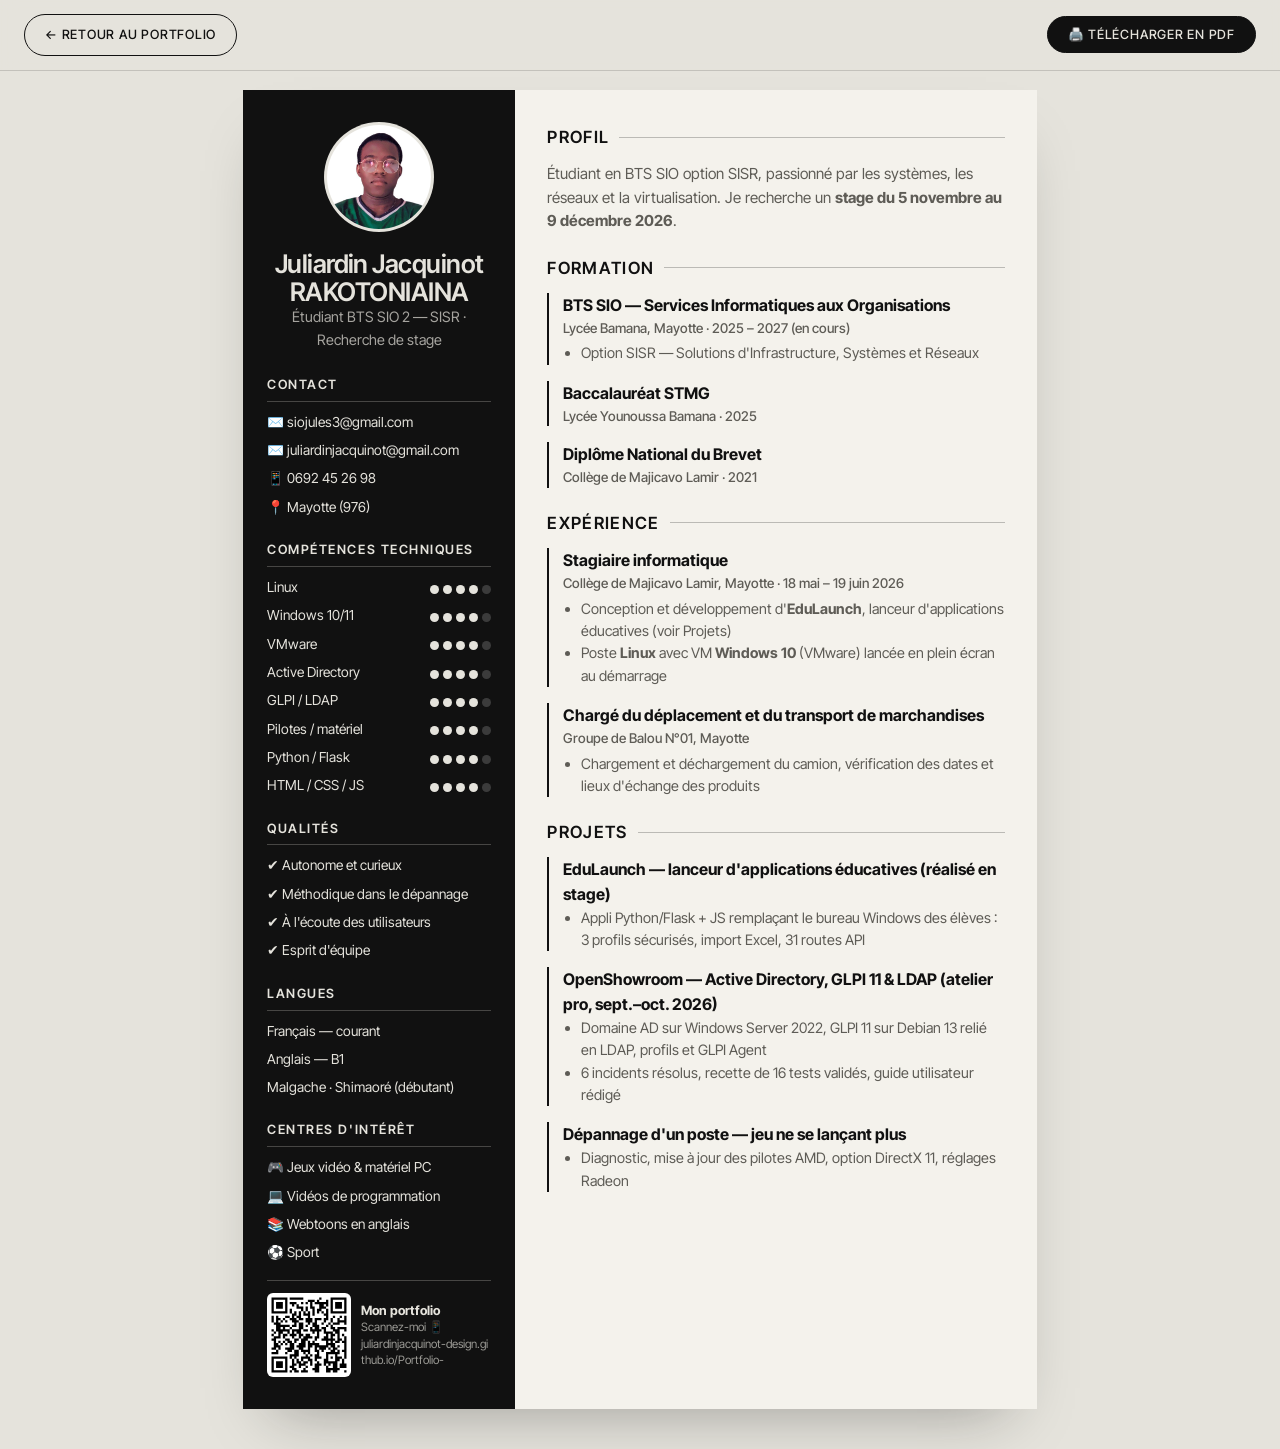
<file: cv.html>
<!DOCTYPE html>
<html lang="fr">
<head>
  <meta charset="UTF-8">
  <meta name="viewport" content="width=device-width, initial-scale=1.0">
  <title>CV — Juliardin Jacquinot RAKOTONIAINA · BTS SIO</title>
  <link href="https://fonts.googleapis.com/css2?family=Inter+Tight:wght@400;500;600;700&family=Instrument+Serif:ital@0;1&display=swap" rel="stylesheet">
  <link rel="stylesheet" href="assets/css/docs.css">
</head>
<body>
  <div class="toolbar">
    <a href="index.html">← Retour au portfolio</a>
    <button onclick="window.print()">🖨️ Télécharger en PDF</button>
  </div>


  <div class="page">
    <div class="cv">
      <!-- Colonne gauche -->
      <aside class="cv-side">
        <div class="avatar photo"><img src="assets/img/photo.jpg" alt="Photo de Juliardin Jacquinot RAKOTONIAINA"></div>
        <h1>Juliardin Jacquinot<br>RAKOTONIAINA</h1>
        <p class="role">Étudiant BTS SIO 2 — SISR · Recherche de stage</p>

        <h2>Contact</h2>
        <ul>
          <li>✉️ siojules3@gmail.com</li>
          <li>✉️ juliardinjacquinot@gmail.com</li>
          <li>📱 0692 45 26 98</li>
          <li>📍 Mayotte (976)</li>
        </ul>

        <h2>Compétences techniques</h2>
        <ul>
          <li class="skill-row">Linux <span class="dots"><i class="on"></i><i class="on"></i><i class="on"></i><i class="on"></i><i></i></span></li>
          <li class="skill-row">Windows 10/11 <span class="dots"><i class="on"></i><i class="on"></i><i class="on"></i><i class="on"></i><i></i></span></li>
          <li class="skill-row">VMware <span class="dots"><i class="on"></i><i class="on"></i><i class="on"></i><i class="on"></i><i></i></span></li>
          <li class="skill-row">Active Directory <span class="dots"><i class="on"></i><i class="on"></i><i class="on"></i><i class="on"></i><i></i></span></li>
          <li class="skill-row">GLPI / LDAP <span class="dots"><i class="on"></i><i class="on"></i><i class="on"></i><i class="on"></i><i></i></span></li>
          <li class="skill-row">Pilotes / matériel <span class="dots"><i class="on"></i><i class="on"></i><i class="on"></i><i class="on"></i><i></i></span></li>
          <li class="skill-row">Python / Flask <span class="dots"><i class="on"></i><i class="on"></i><i class="on"></i><i class="on"></i><i></i></span></li>
          <li class="skill-row">HTML / CSS / JS <span class="dots"><i class="on"></i><i class="on"></i><i class="on"></i><i class="on"></i><i></i></span></li>
        </ul>

        <h2>Qualités</h2>
        <ul>
          <li>✔ Autonome et curieux</li>
          <li>✔ Méthodique dans le dépannage</li>
          <li>✔ À l'écoute des utilisateurs</li>
          <li>✔ Esprit d'équipe</li>
        </ul>

        <h2>Langues</h2>
        <ul>
          <li>Français — courant</li>
          <li>Anglais — B1</li>
          <li>Malgache · Shimaoré (débutant)</li>
        </ul>

        <h2>Centres d'intérêt</h2>
        <ul>
          <li>🎮 Jeux vidéo & matériel PC</li>
          <li>💻 Vidéos de programmation</li>
          <li>📚 Webtoons en anglais</li>
          <li>⚽ Sport</li>
        </ul>

        <div class="qr-block" id="qr-block" hidden>
          <div class="qr" id="qr"></div>
          <p><strong>Mon portfolio</strong><br>Scannez-moi 📱<br><span id="qr-url"></span></p>
        </div>
      </aside>

      <!-- Colonne droite -->
      <section class="cv-main">
        <h2>Profil</h2>
        <p class="profile">
          Étudiant en BTS SIO option SISR, passionné par les systèmes, les réseaux et la virtualisation.
          Je recherche un <strong>stage du 5 novembre au 9 décembre 2026</strong>.
        </p>

        <h2>Formation</h2>
        <div class="entry">
          <h3>BTS SIO — Services Informatiques aux Organisations</h3>
          <p class="meta">Lycée Bamana, Mayotte · 2025 – 2027 (en cours)</p>
          <ul>
            <li>Option SISR — Solutions d'Infrastructure, Systèmes et Réseaux</li>
          </ul>
        </div>
        <div class="entry">
          <h3>Baccalauréat STMG</h3>
          <p class="meta">Lycée Younoussa Bamana · 2025</p>
        </div>
        <div class="entry">
          <h3>Diplôme National du Brevet</h3>
          <p class="meta">Collège de Majicavo Lamir · 2021</p>
        </div>

        <h2>Expérience</h2>
        <div class="entry">
          <h3>Stagiaire informatique</h3>
          <p class="meta">Collège de Majicavo Lamir, Mayotte · 18 mai – 19 juin 2026</p>
          <ul>
            <li>Conception et développement d'<strong>EduLaunch</strong>, lanceur d'applications éducatives (voir Projets)</li>
            <li>Poste <strong>Linux</strong> avec VM <strong>Windows 10</strong> (VMware) lancée en plein écran au démarrage</li>
          </ul>
        </div>
        <div class="entry">
          <h3>Chargé du déplacement et du transport de marchandises</h3>
          <p class="meta">Groupe de Balou N°01, Mayotte</p>
          <ul>
            <li>Chargement et déchargement du camion, vérification des dates et lieux d'échange des produits</li>
          </ul>
        </div>

        <h2>Projets</h2>
        <div class="entry">
          <h3>EduLaunch — lanceur d'applications éducatives (réalisé en stage)</h3>
          <ul>
            <li>Appli Python/Flask + JS remplaçant le bureau Windows des élèves : 3 profils sécurisés, import Excel, 31 routes API</li>
          </ul>
        </div>
        <div class="entry">
          <h3>OpenShowroom — Active Directory, GLPI 11 & LDAP (atelier pro, sept.–oct. 2026)</h3>
          <ul>
            <li>Domaine AD sur Windows Server 2022, GLPI 11 sur Debian 13 relié en LDAP, profils et GLPI Agent</li>
            <li>6 incidents résolus, recette de 16 tests validés, guide utilisateur rédigé</li>
          </ul>
        </div>
        <div class="entry">
          <h3>Dépannage d'un poste — jeu ne se lançant plus</h3>
          <ul>
            <li>Diagnostic, mise à jour des pilotes AMD, option DirectX 11, réglages Radeon</li>
          </ul>
        </div>
      </section>
    </div>
  </div>
  <script src="assets/js/config.js"></script>
  <script src="assets/js/qrcode.js"></script>
  <script>
    (function () {
      var url = (window.SITE_URL || '').trim();
      if (!url) return;
      var qr = qrcode(0, 'M');
      qr.addData(url);
      qr.make();
      document.getElementById('qr').innerHTML = qr.createSvgTag({ cellSize: 3, margin: 2, scalable: true });
      document.getElementById('qr-url').textContent = url.replace(/^https?:\/\//, '').replace(/\/$/, '');
      document.getElementById('qr-block').hidden = false;
    })();
  </script>
</body>
</html>
</file>
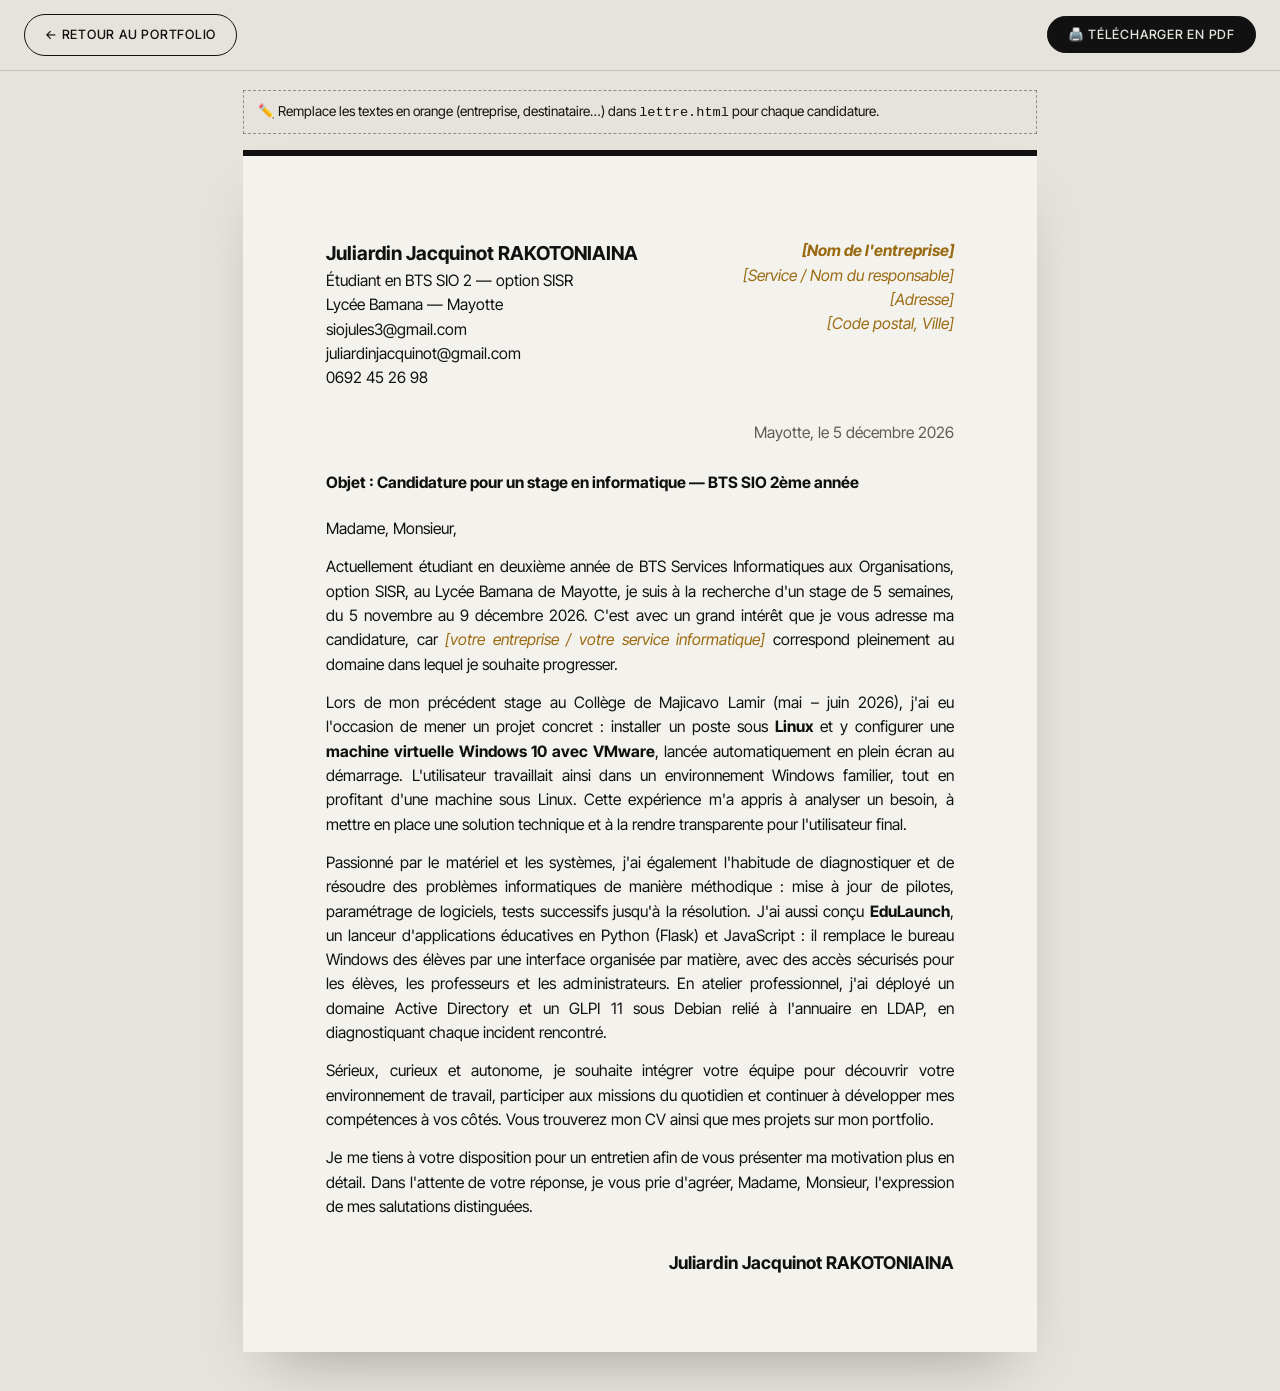
<file: lettre.html>
<!DOCTYPE html>
<html lang="fr">
<head>
  <meta charset="UTF-8">
  <meta name="viewport" content="width=device-width, initial-scale=1.0">
  <title>Lettre de motivation — Juliardin Jacquinot RAKOTONIAINA · BTS SIO</title>
  <link href="https://fonts.googleapis.com/css2?family=Inter+Tight:wght@400;500;600;700&family=Instrument+Serif:ital@0;1&display=swap" rel="stylesheet">
  <link rel="stylesheet" href="assets/css/docs.css">
</head>
<body>
  <div class="toolbar">
    <a href="index.html">← Retour au portfolio</a>
    <button onclick="window.print()">🖨️ Télécharger en PDF</button>
  </div>

  <p class="hint">✏️ Remplace les textes en orange (entreprise, destinataire…) dans <code>lettre.html</code> pour chaque candidature.</p>

  <div class="page">
    <div class="letter-bar"></div>
    <div class="letter">
      <div class="letter-head">
        <div class="me">
          <strong>Juliardin Jacquinot RAKOTONIAINA</strong>
          Étudiant en BTS SIO 2 — option SISR<br>
          Lycée Bamana — Mayotte<br>
          siojules3@gmail.com<br>
          juliardinjacquinot@gmail.com<br>
          0692 45 26 98
        </div>
        <div class="to">
          <strong class="todo">[Nom de l'entreprise]</strong><br>
          <span class="todo">[Service / Nom du responsable]</span><br>
          <span class="todo">[Adresse]</span><br>
          <span class="todo">[Code postal, Ville]</span>
        </div>
      </div>

      <p class="date">Mayotte, le <span id="today"></span></p>

      <p class="object">Objet : <span>Candidature pour un stage en informatique — BTS SIO 2ème année</span></p>

      <p>Madame, Monsieur,</p>

      <p>
        Actuellement étudiant en deuxième année de BTS Services Informatiques aux Organisations, option SISR, au
        Lycée Bamana de Mayotte, je suis à la recherche d'un stage
        de 5 semaines, du 5 novembre au 9 décembre 2026. C'est avec un grand intérêt que je vous
        adresse ma candidature, car <span class="todo">[votre entreprise / votre service informatique]</span>
        correspond pleinement au domaine dans lequel je souhaite progresser.
      </p>

      <p>
        Lors de mon précédent stage au Collège de Majicavo Lamir (mai – juin 2026), j'ai eu l'occasion de mener un projet concret : installer un poste
        sous <strong>Linux</strong> et y configurer une <strong>machine virtuelle Windows 10 avec VMware</strong>,
        lancée automatiquement en plein écran au démarrage. L'utilisateur travaillait ainsi dans un environnement
        Windows familier, tout en profitant d'une machine sous Linux. Cette expérience m'a appris à analyser
        un besoin, à mettre en place une solution technique et à la rendre transparente pour l'utilisateur final.
      </p>

      <p>
        Passionné par le matériel et les systèmes, j'ai également l'habitude de diagnostiquer et de résoudre
        des problèmes informatiques de manière méthodique : mise à jour de pilotes, paramétrage de logiciels,
        tests successifs jusqu'à la résolution. J'ai aussi conçu <strong>EduLaunch</strong>, un lanceur d'applications éducatives en Python (Flask) et JavaScript : il remplace le bureau Windows des élèves par une interface organisée par matière, avec des accès sécurisés pour les élèves, les professeurs et les administrateurs. En atelier professionnel, j'ai déployé un domaine Active Directory et un GLPI 11 sous Debian relié à l'annuaire en LDAP, en diagnostiquant chaque incident rencontré.
      </p>

      <p>
        Sérieux, curieux et autonome, je souhaite intégrer votre équipe pour découvrir votre environnement
        de travail, participer aux missions du quotidien et continuer à développer mes compétences à vos côtés.
        Vous trouverez mon CV ainsi que mes projets sur mon portfolio.
      </p>

      <p>
        Je me tiens à votre disposition pour un entretien afin de vous présenter ma motivation plus en détail.
        Dans l'attente de votre réponse, je vous prie d'agréer, Madame, Monsieur, l'expression de mes salutations
        distinguées.
      </p>

      <div class="sign">
        <strong>Juliardin Jacquinot RAKOTONIAINA</strong>
      </div>
    </div>
  </div>

  <script>
    document.getElementById('today').textContent =
      new Date().toLocaleDateString('fr-FR', { day: 'numeric', month: 'long', year: 'numeric' });
  </script>
</body>
</html>
</file>
<file: assets/css/style.css>
/* =========================================================
   Portfolio Juliardin — style « magazine »
   Fond beige, texte noir, typographie géante, curseur rond
   ========================================================= */

:root {
  --bg: #E5E3DC;
  --bg-2: #DAD7CE;
  --card: rgba(255, 255, 255, .28);
  --text: #111111;
  --muted: #5E5C56;
  --line: rgba(17, 17, 17, .16);
  --line-strong: #111111;
  --invert-bg: #111111;
  --invert-text: #E5E3DC;
  --ok: #2F6B3A;
  --warn: #9A6A12;
  --err: #9B2C2C;
  --sans: 'Inter Tight', 'Helvetica Neue', Arial, sans-serif;
  --serif: 'Instrument Serif', Georgia, serif;
  --mono: 'JetBrains Mono', ui-monospace, monospace;
  --pad: clamp(16px, 4vw, 56px);
  --ease: cubic-bezier(.19, 1, .22, 1);
}

[data-theme="dark"] {
  --bg: #111111;
  --bg-2: #1B1B1A;
  --card: rgba(255, 255, 255, .03);
  --text: #E5E3DC;
  --muted: #9C998F;
  --line: rgba(229, 227, 220, .16);
  --line-strong: #E5E3DC;
  --invert-bg: #E5E3DC;
  --invert-text: #111111;
  --ok: #8FC79A;
  --warn: #E0B35C;
  --err: #E08A8A;
}

* { margin: 0; padding: 0; box-sizing: border-box; }
html.lenis, html.lenis body { height: auto; }
.lenis.lenis-smooth { scroll-behavior: auto !important; }
.lenis.lenis-smooth [data-lenis-prevent] { overscroll-behavior: contain; }
.lenis.lenis-stopped { overflow: hidden; }
html { scroll-behavior: smooth; }
body {
  font-family: var(--sans);
  background: var(--bg);
  color: var(--text);
  line-height: 1.55;
  font-size: 17px;
  overflow-x: hidden;
  transition: background .6s var(--ease), color .6s var(--ease);
  -webkit-font-smoothing: antialiased;
}
a { color: inherit; text-decoration: none; }
img { max-width: 100%; height: auto; display: block; }
strong { font-weight: 600; }
em { font-family: var(--serif); font-style: italic; font-weight: 400; }
button { font: inherit; color: inherit; }
::selection { background: var(--text); color: var(--bg); }
.todo { color: var(--warn) !important; font-style: italic; }

/* Grain léger façon papier */
body::after {
  content: ''; position: fixed; inset: 0; pointer-events: none; z-index: 9990; opacity: .05;
  background-image: url("data:image/svg+xml,%3Csvg xmlns='http://www.w3.org/2000/svg' width='160' height='160'%3E%3Cfilter id='n'%3E%3CfeTurbulence type='fractalNoise' baseFrequency='.9' numOctaves='3' stitchTiles='stitch'/%3E%3C/filter%3E%3Crect width='100%25' height='100%25' filter='url(%23n)'/%3E%3C/svg%3E");
}

/* ===== Écran de chargement ===== */
#boot {
  position: fixed; inset: 0; z-index: 9999; background: var(--invert-bg); color: var(--invert-text);
  display: flex; flex-direction: column; justify-content: space-between; padding: var(--pad);
  transition: transform 1s var(--ease), visibility 1s;
}
#boot.hide { transform: translateY(-100%); visibility: hidden; }
.loader-top { display: flex; justify-content: space-between; font-size: .8rem; text-transform: uppercase; letter-spacing: .08em; }
.loader-name { font-size: clamp(3rem, 11vw, 10rem); line-height: .9; font-weight: 500; letter-spacing: -.04em; text-transform: uppercase; }
.loader-name em { text-transform: none; letter-spacing: -.02em; }
.loader-count { align-self: flex-end; font-size: clamp(3rem, 12vw, 11rem); line-height: .8; font-weight: 300; font-variant-numeric: tabular-nums; }

/* ===== Curseur ===== */
.cursor {
  position: fixed; top: 0; left: 0; z-index: 9995; pointer-events: none;
  width: 14px; height: 14px; margin: -7px 0 0 -7px; border-radius: 50%;
  border: 1px solid #fff; background: transparent; mix-blend-mode: difference;
  display: grid; place-items: center;
  transition: width .45s var(--ease), height .45s var(--ease), margin .45s var(--ease), background .3s, opacity .3s;
  opacity: 0;
}
.cursor.on { opacity: 1; }
.cursor span { font-size: .72rem; font-weight: 600; text-transform: uppercase; letter-spacing: .06em; color: #000; opacity: 0; transition: opacity .2s; }
.cursor.hover { width: 46px; height: 46px; margin: -23px 0 0 -23px; background: #fff; }
.cursor.label { width: 86px; height: 86px; margin: -43px 0 0 -43px; background: #fff; }
.cursor.label span { opacity: 1; }
@media (hover: none), (pointer: coarse) { .cursor { display: none; } }

.scroll-progress { position: fixed; top: 0; left: 0; height: 2px; width: 0; background: var(--text); z-index: 1001; }

/* ===== Navigation ===== */
.nav {
  position: fixed; top: 0; left: 0; right: 0; z-index: 1000;
  display: flex; align-items: flex-start; justify-content: space-between;
  padding: 22px var(--pad); mix-blend-mode: normal;
  transition: background .4s, padding .4s;
}
.nav.scrolled { background: color-mix(in srgb, var(--bg) 88%, transparent); backdrop-filter: blur(8px); padding-top: 14px; padding-bottom: 14px; border-bottom: 1px solid var(--line); }
.logo { font-size: .88rem; font-weight: 600; line-height: 1.15; text-transform: uppercase; letter-spacing: .02em; }
.logo sup { font-size: .6em; margin-left: 2px; }
.nav-links { display: flex; gap: 22px; list-style: none; padding-top: 2px; }
.nav-links a { font-size: .82rem; text-transform: uppercase; letter-spacing: .05em; position: relative; }
.nav-links a::after { content: ''; position: absolute; left: 0; bottom: -3px; height: 1px; width: 100%; background: currentColor; transform: scaleX(0); transform-origin: right; transition: transform .5s var(--ease); }
.nav-links a:hover::after, .nav-links a.active::after { transform: scaleX(1); transform-origin: left; }
.nav-actions { display: flex; gap: 8px; }
.icon-btn {
  height: 34px; min-width: 34px; padding: 0 12px; border-radius: 999px; cursor: pointer;
  background: transparent; border: 1px solid var(--line-strong); font-size: .8rem; text-transform: uppercase; letter-spacing: .05em;
  transition: background .3s, color .3s;
}
.icon-btn:hover { background: var(--text); color: var(--bg); }
.burger { display: none; }

/* ===== Boutons ===== */
.btn {
  display: inline-flex; align-items: center; gap: 8px; cursor: pointer;
  padding: 14px 26px; border-radius: 999px; font-size: .88rem; font-weight: 500; text-transform: uppercase; letter-spacing: .05em;
  border: 1px solid var(--line-strong); transition: background .35s var(--ease), color .35s var(--ease);
}
.btn-primary { background: var(--text); color: var(--bg); }
.btn-primary:hover { background: transparent; color: var(--text); }
.btn-ghost { background: transparent; color: var(--text); }
.btn-ghost:hover { background: var(--text); color: var(--bg); }

/* ===== Accueil ===== */
.hero { min-height: 100vh; min-height: 100svh; padding: 120px var(--pad) 0; display: flex; flex-direction: column; justify-content: flex-end; position: relative; overflow: hidden; }
.hero-meta { display: flex; justify-content: space-between; gap: 20px; flex-wrap: wrap; font-size: .8rem; text-transform: uppercase; letter-spacing: .06em; color: var(--muted); padding-bottom: 18px; border-bottom: 1px solid var(--line); }
.hero-title { font-size: clamp(2.4rem, 10.4vw, 12.5rem); line-height: .86; font-weight: 500; letter-spacing: -.055em; margin: 26px 0 30px; white-space: nowrap; }
.hero-title .line { display: block; overflow: hidden; padding-bottom: .04em; }
.hero-title .word { display: inline-block; transform: translateY(105%); transition: transform 1.3s var(--ease); }
.hero-title .serif { font-family: var(--serif); font-style: italic; font-weight: 400; letter-spacing: -.02em; }
.hero-title .indent { padding-left: 14vw; }
.hero-dot { display: inline-block; transform: translateY(105%); transition: transform 1.3s var(--ease) .35s; }
body.ready .hero-title .word, body.ready .hero-dot { transform: none; }
body.ready .hero-title .line:nth-child(2) .word { transition-delay: .12s; }
body.ready .hero-title .line:nth-child(3) .word { transition-delay: .24s; }
.hero-bottom { display: grid; grid-template-columns: 1.3fr 1fr auto; gap: 30px; align-items: end; padding-bottom: 34px; }
.hero-desc { max-width: 520px; font-size: 1.05rem; color: var(--muted); }
.hero-desc strong { color: var(--text); }
.hero-btns { display: flex; gap: 10px; flex-wrap: wrap; }
.scroll-down { font-size: .8rem; text-transform: uppercase; letter-spacing: .06em; white-space: nowrap; }

.marquee { border-top: 1px solid var(--line); border-bottom: 1px solid var(--line); overflow: hidden; margin: 0 calc(var(--pad) * -1); padding: 16px 0; }
.marquee-track { display: flex; gap: 40px; width: max-content; animation: marquee 38s linear infinite; font-size: clamp(1.4rem, 3vw, 2.4rem); font-weight: 400; letter-spacing: -.02em; white-space: nowrap; }
.marquee-track span:nth-child(even) { font-family: var(--serif); }
@keyframes marquee { to { transform: translateX(-50%); } }

/* ===== Sections ===== */
.section { padding: clamp(90px, 12vw, 170px) var(--pad); max-width: 1600px; margin: 0 auto; }
.sec-head { margin-bottom: clamp(40px, 6vw, 80px); }
.sec-meta { display: flex; gap: 22px; font-size: .8rem; text-transform: uppercase; letter-spacing: .06em; color: var(--muted); padding-bottom: 14px; border-bottom: 1px solid var(--line); margin-bottom: 20px; }
.giant { font-size: clamp(3rem, 11vw, 12.5rem); line-height: .88; font-weight: 500; letter-spacing: -.05em; text-transform: uppercase; }
.giant .line { display: block; overflow: hidden; padding-bottom: .05em; }
.giant .indent { padding-left: clamp(40px, 12vw, 240px); }
.giant .w { display: inline-block; transform: translateY(105%); transition: transform 1.2s var(--ease); }
.giant.in .w { transform: none; }
.section-intro { color: var(--muted); max-width: 720px; margin-bottom: 30px; font-size: 1.05rem; }
.section-intro strong { color: var(--text); }
.sub-title { font-size: clamp(2rem, 5vw, 4rem); font-weight: 500; letter-spacing: -.04em; line-height: 1; margin: clamp(70px, 9vw, 120px) 0 12px; }
.section-intro.small { margin-bottom: 26px; font-size: .95rem; }

/* Apparition au scroll */
.reveal { opacity: 0; transform: translateY(50px); transition: opacity 1s var(--ease), transform 1.2s var(--ease); }
.reveal.visible { opacity: 1; transform: none; }

/* ===== À propos ===== */
.about-grid { display: grid; grid-template-columns: 1.35fr 1fr; gap: clamp(40px, 6vw, 110px); align-items: start; }
.about-text p { font-size: clamp(1.15rem, 1.7vw, 1.55rem); line-height: 1.4; letter-spacing: -.01em; margin-bottom: 26px; color: var(--muted); }
.about-text p:first-child { color: var(--text); font-size: clamp(1.4rem, 2.3vw, 2.1rem); line-height: 1.2; }
.about-text strong { color: var(--text); font-weight: 500; }
.about-side { display: grid; gap: 50px; padding: 10px 24px 0 36px; }
.about-photo { margin: 0; }
.frame { position: relative; padding: 14px; border: 1px solid var(--line-strong); }
.frame::before {
  content: ''; position: absolute; inset: 0; z-index: -1; transform: translate(14px, 14px);
  background: repeating-linear-gradient(-45deg, var(--line) 0 1px, transparent 1px 7px);
  border: 1px solid var(--line); transition: transform .8s var(--ease);
}
.about-photo:hover .frame::before { transform: translate(22px, 22px); }
.frame-inner { overflow: hidden; position: relative; }
.frame-inner::after { content: ''; position: absolute; inset: 0; background: var(--bg); transform-origin: top; transition: transform 1.4s var(--ease) .1s; }
.about-photo.in .frame-inner::after { transform: scaleY(0); }
.frame-inner img { width: 100%; aspect-ratio: 4 / 5; object-fit: cover; object-position: center 30%; filter: grayscale(1) contrast(1.05); transition: filter 1s var(--ease), transform 1.6s var(--ease); transform: scale(1.18); }
.about-photo.in .frame-inner img { transform: scale(1.08); }
.about-photo:hover .frame-inner img { filter: grayscale(0); transform: scale(1.12); }
.crop { position: absolute; width: 18px; height: 18px; border-color: var(--text); border-style: solid; border-width: 0; }
.crop.tl { top: -10px; left: -10px; border-top-width: 1px; border-left-width: 1px; }
.crop.tr { top: -10px; right: -10px; border-top-width: 1px; border-right-width: 1px; }
.crop.bl { bottom: -10px; left: -10px; border-bottom-width: 1px; border-left-width: 1px; }
.crop.br { bottom: -10px; right: -10px; border-bottom-width: 1px; border-right-width: 1px; }
.badge-rotate { position: absolute; width: clamp(96px, 9vw, 130px); left: -36px; bottom: -40px; background: var(--bg); border-radius: 50%; border: 1px solid var(--line-strong); animation: spin 18s linear infinite; z-index: 2; }
.badge-rotate text { font-size: 9.4px; letter-spacing: 1.6px; text-transform: uppercase; fill: var(--text); font-family: var(--sans); font-weight: 500; }
.badge-rotate .badge-center { font-size: 20px; letter-spacing: 0; font-family: var(--serif); }
@keyframes spin { to { transform: rotate(360deg); } }
.about-photo figcaption { display: flex; justify-content: space-between; gap: 10px; font-size: .74rem; text-transform: uppercase; letter-spacing: .06em; padding: 12px 0 0 0; margin-top: 28px; border-top: 1px solid var(--line); color: var(--muted); }
.about-photo figcaption span:first-child { padding-left: clamp(70px, 7vw, 100px); }
.about-stats { display: grid; grid-template-columns: 1fr 1fr; border-top: 1px solid var(--line); }
.stat { padding: 20px 0; border-bottom: 1px solid var(--line); }
.stat:nth-child(odd) { border-right: 1px solid var(--line); padding-right: 16px; }
.stat:nth-child(even) { padding-left: 16px; }
.stat-num { display: block; font-size: clamp(3rem, 6vw, 5.5rem); line-height: .9; font-weight: 400; letter-spacing: -.05em; font-variant-numeric: tabular-nums; }
.stat-label { font-size: .8rem; text-transform: uppercase; letter-spacing: .06em; color: var(--muted); }

/* ===== Compétences ===== */
.skills-grid { display: grid; grid-template-columns: repeat(4, 1fr); border-top: 1px solid var(--line-strong); }
.skill-card { padding: 26px 22px 30px 0; border-right: 1px solid var(--line); transition: background .4s; }
.skill-card + .skill-card { padding-left: 22px; }
.skill-card:last-child { border-right: none; }
.skill-card:hover { background: var(--card); }
.skill-icon { display: none; }
.skill-card h3 { font-size: 1.3rem; font-weight: 500; letter-spacing: -.02em; margin-bottom: 24px; min-height: 2.6em; }
.skill-card h3::before { content: counter(skill, decimal-leading-zero); counter-increment: skill; display: block; font-family: var(--mono); font-size: .75rem; color: var(--muted); margin-bottom: 10px; }
.skills-grid { counter-reset: skill; }
.bars { list-style: none; display: grid; gap: 16px; }
.bars span { font-size: .9rem; display: block; margin-bottom: 7px; }
.bar { height: 1px; background: var(--line); position: relative; }
.bar i { position: absolute; left: 0; top: -1px; height: 3px; width: 0; background: var(--text); transition: width 1.6s var(--ease); }
.soft-skills { display: flex; flex-wrap: wrap; gap: 10px; margin-top: 50px; }
.chip { padding: 10px 20px; border-radius: 999px; border: 1px solid var(--line-strong); font-size: .85rem; text-transform: uppercase; letter-spacing: .04em; transition: background .3s, color .3s; }
.chip:hover { background: var(--text); color: var(--bg); }

/* ===== Parcours ===== */
.timeline { border-top: 1px solid var(--line-strong); }
.tl-item { border-bottom: 1px solid var(--line); }
.tl-dot { display: none; }
.tl-card { display: grid; grid-template-columns: minmax(180px, 1fr) 2fr; column-gap: 40px; padding: 28px 0; transition: padding .5s var(--ease); }
.tl-card:hover { padding-left: 14px; }
.tl-date { grid-row: 1 / span 4; font-family: var(--mono); font-size: .8rem; color: var(--muted); padding-top: 8px; }
.tl-card h3 { font-size: clamp(1.4rem, 2.6vw, 2.2rem); font-weight: 500; letter-spacing: -.03em; line-height: 1.1; }
.tl-place { font-family: var(--serif); font-style: italic; font-size: 1.2rem; color: var(--muted); margin: 4px 0 8px; }
.tl-card > p:last-child, .tl-list { color: var(--muted); }
.tl-list { padding-left: 18px; display: grid; gap: 4px; }
.tl-card.upcoming h3 { font-family: var(--serif); font-style: italic; font-weight: 400; }
.soon { font-family: var(--sans); font-style: normal; font-size: .72rem; text-transform: uppercase; letter-spacing: .06em; vertical-align: middle; padding: 4px 10px; border-radius: 999px; background: var(--text); color: var(--bg); }

.certs { display: grid; grid-template-columns: repeat(4, 1fr); border-top: 1px solid var(--line-strong); }
.cert { position: relative; display: flex; flex-direction: column; gap: 8px; padding: 24px 20px 26px 0; border-right: 1px solid var(--line); min-height: 250px; transition: background .4s; }
.cert + .cert { padding-left: 20px; }
.cert:last-child { border-right: none; }
.cert:hover { background: var(--card); }
.cert-icon { display: none; }
.cert h4 { font-size: 1.35rem; font-weight: 500; letter-spacing: -.02em; line-height: 1.15; margin-top: 34px; }
.cert p { color: var(--muted); font-size: .92rem; flex: 1; }
.cert-org { font-size: .78rem; text-transform: uppercase; letter-spacing: .06em; }
.cert-status { position: absolute; top: 24px; font-size: .7rem; text-transform: uppercase; letter-spacing: .06em; padding: 3px 10px; border-radius: 999px; border: 1px solid currentColor; }
.cert + .cert .cert-status { left: 20px; }
.cert:first-child .cert-status { left: 0; }
.todo-status { color: var(--text); }
.wait-status { color: var(--warn); }
.done-status { color: var(--ok); }

/* ===== Projets ===== */
.filters { display: flex; gap: 8px; flex-wrap: wrap; margin-bottom: 40px; }
.filter { padding: 10px 20px; border-radius: 999px; cursor: pointer; background: transparent; border: 1px solid var(--line-strong); font-size: .8rem; text-transform: uppercase; letter-spacing: .05em; transition: background .3s, color .3s; }
.filter:hover, .filter.active { background: var(--text); color: var(--bg); }
.projects-grid { display: grid; grid-template-columns: repeat(3, 1fr); column-gap: clamp(20px, 3vw, 40px); border-top: 1px solid var(--line-strong); }
.project-card {
  position: relative; cursor: pointer; display: flex; flex-direction: column; gap: 12px;
  padding: 28px 0 32px; border-bottom: 1px solid var(--line);
  transition: background .4s;
}
.project-card:hover { background: var(--card); }
.project-card.hidden { display: none; }
.project-card.featured { order: -1; grid-column: 1 / -1; display: grid; grid-template-columns: 1.2fr 1fr; gap: clamp(24px, 4vw, 60px); padding: 36px 0; border-right: none; }
.project-card[data-project="launcher"] { order: -2; }
.project-shot { position: relative; overflow: hidden; background: var(--bg-2); }
.project-shot img { width: 100%; height: 100%; object-fit: cover; transform: scale(1.12); transition: transform 1.6s var(--ease); }
.project-shot.in img { transform: scale(1.08); }
.project-card.featured:hover .project-shot img { transform: scale(1.04); }
.ribbon { position: absolute; top: 14px; left: 14px; background: var(--bg); color: var(--text); font-size: .72rem; text-transform: uppercase; letter-spacing: .06em; padding: 6px 12px; border-radius: 999px; }
.project-body { display: flex; flex-direction: column; gap: 14px; }
.project-top { display: flex; justify-content: space-between; align-items: center; }
.project-emoji { display: none; }
.badge { font-size: .72rem; text-transform: uppercase; letter-spacing: .06em; color: var(--muted); }
.project-card h3 { font-size: clamp(1.5rem, 2.4vw, 2.1rem); font-weight: 500; letter-spacing: -.03em; line-height: 1.05; }
.project-card.featured h3 { font-size: clamp(2rem, 3.6vw, 3.4rem); }
.project-card p { color: var(--muted); font-size: .98rem; flex: 1; }
.mini-stats { list-style: none; display: grid; grid-template-columns: repeat(4, 1fr); border-top: 1px solid var(--line); border-bottom: 1px solid var(--line); }
.mini-stats li { padding: 12px 8px 12px 0; font-size: .74rem; text-transform: uppercase; letter-spacing: .04em; color: var(--muted); line-height: 1.3; }
.mini-stats li + li { padding-left: 10px; border-left: 1px solid var(--line); }
.mini-stats b { display: block; font-size: 1.9rem; font-weight: 400; color: var(--text); letter-spacing: -.04em; text-transform: none; }
.tags { display: flex; flex-wrap: wrap; gap: 6px; }
.tags span { font-size: .72rem; text-transform: uppercase; letter-spacing: .04em; padding: 4px 10px; border: 1px solid var(--line); border-radius: 999px; }
.btn-link { align-self: flex-start; background: none; border: none; border-bottom: 1px solid currentColor; padding-bottom: 2px; font-size: .82rem; text-transform: uppercase; letter-spacing: .06em; cursor: pointer; }
.add-card { grid-column: 1 / -1; flex-direction: row; align-items: center; gap: 24px; cursor: default; }
.add-card:hover { background: transparent; }
.add-plus { font-family: var(--serif); font-size: clamp(3rem, 6vw, 5rem); line-height: .8; }
.add-card p { flex: 0 1 auto; }
.add-card strong { font-size: 1.3rem; font-weight: 500; color: var(--text); }
.add-card small { font-size: .85rem; }

/* ===== Tableau de synthèse ===== */
.synth-wrap { overflow-x: auto; border-top: 1px solid var(--line-strong); }
.synth { width: 100%; border-collapse: collapse; min-width: 860px; font-size: .92rem; }
.synth th, .synth td { border-bottom: 1px solid var(--line); padding: 16px 10px; }
.synth thead th { vertical-align: bottom; font-weight: 500; font-size: .72rem; text-transform: uppercase; letter-spacing: .04em; text-align: center; color: var(--muted); }
.synth thead th span { display: block; max-width: 140px; margin: 0 auto; line-height: 1.35; }
.synth thead th.corner { text-align: left; }
.synth tbody th { text-align: left; font-weight: 500; min-width: 240px; padding-left: 0; }
.synth tbody th small { display: block; color: var(--muted); font-weight: 400; font-size: .78rem; }
.synth td { text-align: center; }
.synth td.yes { font-size: 1.2rem; }
.synth tbody tr { transition: background .3s; }
.synth tbody tr:hover { background: var(--card); }
.synth tfoot th, .synth tfoot td { border-bottom: none; font-size: 1.6rem; font-weight: 400; letter-spacing: -.03em; }
.synth tfoot th { text-align: left; font-size: .72rem; text-transform: uppercase; letter-spacing: .06em; color: var(--muted); padding-left: 0; }
.synth-link { background: none; border: none; font-size: 1.1rem; font-weight: 500; letter-spacing: -.01em; cursor: pointer; text-align: left; padding: 0; }
.synth-link:hover { text-decoration: underline; text-underline-offset: 3px; }
.synth-note { color: var(--muted); font-size: .9rem; margin-top: 18px; }
.synth-hint { display: none; font-size: .78rem; text-transform: uppercase; letter-spacing: .06em; margin-bottom: 10px; color: var(--muted); }

/* ===== Veille ===== */
.veille-head { display: grid; grid-template-columns: 1.3fr 1fr; gap: clamp(30px, 5vw, 80px); margin-bottom: 60px; }
.veille-label { font-size: .75rem; text-transform: uppercase; letter-spacing: .08em; color: var(--muted); display: block; padding-bottom: 12px; border-bottom: 1px solid var(--line); margin-bottom: 18px; }
.veille-topic h3 { font-size: clamp(2rem, 4vw, 3.6rem); font-weight: 500; letter-spacing: -.04em; line-height: 1; margin-bottom: 20px; }
.veille-topic p { color: var(--muted); font-size: 1.05rem; }
.veille-topic strong { color: var(--text); }
.veille-method ul { list-style: none; display: grid; }
.veille-method li { padding: 12px 0; border-bottom: 1px solid var(--line); font-size: .95rem; color: var(--muted); display: grid; grid-template-columns: 80px 1fr; gap: 10px; }
.veille-method b { color: var(--text); font-weight: 500; font-size: .78rem; text-transform: uppercase; letter-spacing: .06em; padding-top: 3px; }
.inline-link { background: none; border: none; padding: 0; font-weight: 500; color: var(--text); cursor: pointer; border-bottom: 1px solid currentColor; }
.veille-timeline { border-top: 1px solid var(--line-strong); }
.veille-item { display: grid; grid-template-columns: minmax(160px, 1fr) 3fr; gap: 40px; padding: 34px 0; border-bottom: 1px solid var(--line); }
.veille-date { font-family: var(--serif); font-style: italic; font-size: clamp(1.4rem, 2.4vw, 2.2rem); line-height: 1; }
.veille-src { font-size: .72rem; text-transform: uppercase; letter-spacing: .06em; color: var(--muted); }
.veille-card h4 { font-size: clamp(1.4rem, 2.4vw, 2.1rem); font-weight: 500; letter-spacing: -.03em; line-height: 1.1; margin: 8px 0 14px; }
.veille-card p { color: var(--muted); margin-bottom: 14px; max-width: 820px; }
.veille-card strong { color: var(--text); }
.veille-me { border-left: 2px solid var(--text); padding: 4px 0 4px 16px; color: var(--text) !important; }
.veille-card a { display: inline-block; margin-right: 22px; font-size: .8rem; text-transform: uppercase; letter-spacing: .06em; border-bottom: 1px solid currentColor; padding-bottom: 2px; }
.veille-card a:hover { opacity: .6; }
.veille-bilan { margin-top: 60px; background: var(--invert-bg); color: var(--invert-text); padding: clamp(30px, 5vw, 60px); }
.veille-bilan h4 { font-family: var(--serif); font-style: italic; font-weight: 400; font-size: clamp(1.8rem, 3.4vw, 3rem); margin-bottom: 14px; }
.veille-bilan p { font-size: clamp(1.05rem, 1.6vw, 1.35rem); max-width: 960px; opacity: .85; }

/* ===== CV & lettre ===== */
.docs-grid { display: grid; grid-template-columns: 1fr 1fr; border-top: 1px solid var(--line-strong); }
.doc-card { display: flex; flex-direction: column; gap: 14px; padding: 36px 30px 40px 0; border-bottom: 1px solid var(--line); transition: background .4s, padding .6s var(--ease); }
.doc-card + .doc-card { border-left: 1px solid var(--line); padding-left: 30px; }
.doc-card:hover { background: var(--card); }
.doc-icon { display: none; }
.doc-card h3 { font-size: clamp(2rem, 4.2vw, 4rem); font-weight: 500; letter-spacing: -.04em; line-height: 1; }
.doc-card p { color: var(--muted); max-width: 420px; flex: 1; }
.doc-card .btn { align-self: flex-start; }

/* ===== Contact ===== */
.contact-text { font-size: clamp(1.3rem, 2.4vw, 2rem); line-height: 1.25; letter-spacing: -.02em; max-width: 900px; margin-bottom: 40px; }
.contact-links { display: grid; border-top: 1px solid var(--line-strong); }
.contact-card { display: flex; align-items: center; justify-content: space-between; gap: 16px; padding: 18px 0; border-bottom: 1px solid var(--line); }
.contact-card a { font-size: clamp(1.4rem, 4vw, 3.6rem); font-weight: 500; letter-spacing: -.04em; line-height: 1.1; overflow-wrap: anywhere; transition: padding .6s var(--ease), opacity .3s; }
.contact-card:hover a { padding-left: 14px; }
.copy-btn { flex-shrink: 0; padding: 9px 16px; border-radius: 999px; border: 1px solid var(--line-strong); background: transparent; font-size: .75rem; text-transform: uppercase; letter-spacing: .06em; cursor: pointer; transition: background .3s, color .3s; }
.copy-btn:hover { background: var(--text); color: var(--bg); }
.copied { margin-top: 14px; font-size: .85rem; text-transform: uppercase; letter-spacing: .06em; opacity: 0; transition: opacity .3s; }
.copied.show { opacity: 1; }
.site-qr { margin-top: 40px; display: flex; align-items: center; gap: 18px; }
.site-qr[hidden] { display: none; }
.site-qr .qr { width: 120px; height: 120px; background: #fff; padding: 8px; }
.site-qr .qr svg { width: 100%; height: 100%; display: block; }
.site-qr p { font-size: .8rem; text-transform: uppercase; letter-spacing: .06em; color: var(--muted); max-width: 200px; }

/* ===== Pied de page ===== */
.footer { background: var(--invert-bg); color: var(--invert-text); padding: 60px var(--pad) 24px; overflow: hidden; }
.footer-big { font-size: clamp(4rem, 19vw, 22rem); line-height: .8; font-weight: 500; letter-spacing: -.06em; text-transform: uppercase; margin-bottom: 40px; white-space: nowrap; }
.footer-big em { font-size: .3em; vertical-align: top; letter-spacing: 0; }
.footer-row { display: flex; justify-content: space-between; gap: 16px; flex-wrap: wrap; font-size: .78rem; text-transform: uppercase; letter-spacing: .06em; opacity: .75; border-top: 1px solid rgba(128,128,128,.35); padding-top: 18px; }

/* ===== Fenêtre projet ===== */
.modal { position: fixed; inset: 0; z-index: 2000; background: rgba(10, 10, 10, .55); display: flex; justify-content: flex-end; opacity: 0; visibility: hidden; transition: opacity .5s var(--ease), visibility .5s; }
.modal.open { opacity: 1; visibility: visible; }
.modal-box { background: var(--bg); color: var(--text); width: min(760px, 100%); height: 100%; overflow-y: auto; padding: clamp(28px, 4vw, 56px); position: relative; transform: translateX(100%); transition: transform .8s var(--ease); }
.modal-box.wide { width: min(1040px, 100%); }
.modal.open .modal-box { transform: none; }
.modal-close { position: sticky; top: 0; float: right; margin-left: 12px; padding: 8px 16px; border-radius: 999px; background: var(--bg); border: 1px solid var(--line-strong); cursor: pointer; font-size: .75rem; text-transform: uppercase; letter-spacing: .06em; z-index: 2; }
.modal-close:hover { background: var(--text); color: var(--bg); }
.modal-box h3 { font-size: clamp(2rem, 4vw, 3.6rem); font-weight: 500; letter-spacing: -.04em; line-height: 1; margin-bottom: 12px; }
.modal-box h3 + p em { color: var(--muted); }
.modal-box h4 { font-size: .78rem; font-weight: 500; text-transform: uppercase; letter-spacing: .08em; margin: 40px 0 14px; padding-bottom: 10px; border-bottom: 1px solid var(--line); }
.modal-box p, .modal-box li { color: var(--muted); }
.modal-box strong { color: var(--text); }
.modal-box ul { padding-left: 20px; display: grid; gap: 6px; }
.modal-box code { font-family: var(--mono); font-size: .82em; background: var(--bg-2); padding: 2px 6px; }
.modal-steps { counter-reset: s; list-style: none; padding: 0 !important; display: grid; gap: 0 !important; }
.modal-steps li { counter-increment: s; position: relative; padding: 12px 0 12px 48px; border-bottom: 1px solid var(--line); }
.modal-steps li::before { content: counter(s, decimal-leading-zero); position: absolute; left: 0; top: 12px; font-family: var(--mono); font-size: .8rem; color: var(--text); }
.gallery { display: grid; grid-template-columns: 1fr 1fr; gap: 14px; margin-top: 20px; }
.gallery figure { margin: 0; }
.gallery img { width: 100%; cursor: zoom-in; transition: opacity .3s; }
.gallery img:hover { opacity: .85; }
.gallery figcaption { font-size: .72rem; text-transform: uppercase; letter-spacing: .05em; color: var(--muted); margin-top: 6px; }
.feature-grid { display: grid; grid-template-columns: 1fr 1fr; border-top: 1px solid var(--line); }
.feature { padding: 14px 14px 14px 0; border-bottom: 1px solid var(--line); }
.feature:nth-child(even) { padding-left: 14px; border-left: 1px solid var(--line); }
.feature strong { display: block; margin-bottom: 2px; font-weight: 500; }
.feature span { color: var(--muted); font-size: .9rem; }
.archi { font-family: var(--mono); font-size: .78rem; line-height: 1.5; background: var(--invert-bg); color: var(--invert-text); padding: 18px; overflow-x: auto; white-space: pre; }
.incidents { display: grid; border-top: 1px solid var(--line); }
.incident { display: grid; grid-template-columns: 110px repeat(3, minmax(0, 1fr)); gap: 14px; padding: 14px 0; border-bottom: 1px solid var(--line); font-size: .86rem; }
.incident b { font-weight: 500; font-size: .8rem; text-transform: uppercase; letter-spacing: .04em; }
.incident span { color: var(--muted); overflow-wrap: anywhere; }
.incident span::before { display: block; font-size: .66rem; font-weight: 600; letter-spacing: .08em; margin-bottom: 3px; }
.incident .sym::before { content: 'SYMPTÔME'; color: var(--err); }
.incident .cause::before { content: 'CAUSE'; color: var(--warn); }
.incident .fix::before { content: 'SOLUTION'; color: var(--ok); }
.lightbox { position: fixed; inset: 0; z-index: 3000; background: rgba(10,10,10,.92); display: flex; align-items: center; justify-content: center; padding: 20px; cursor: zoom-out; opacity: 0; visibility: hidden; transition: opacity .3s, visibility .3s; }
.lightbox.open { opacity: 1; visibility: visible; }
.lightbox img { max-width: 100%; max-height: 90vh; }

/* ===== Documents téléchargeables + recette (fiche projet) ===== */
.doc-downloads { display: grid; grid-template-columns: 1fr 1fr; gap: 14px; margin: 26px 0 10px; }
.doc-dl { display: flex; flex-direction: column; gap: 6px; padding: 18px; border: 1px solid var(--line-strong); transition: background .35s, color .35s; }
.doc-dl:hover { background: var(--text); color: var(--bg); }
.doc-dl:hover span { color: inherit; opacity: .8; }
.doc-dl strong { font-size: 1.15rem; font-weight: 500; letter-spacing: -.02em; color: inherit !important; }
.doc-dl span { font-size: .85rem; color: var(--muted); }
.doc-dl-type, .doc-dl-cta { font-size: .7rem !important; text-transform: uppercase; letter-spacing: .08em; }
.doc-dl-cta { margin-top: auto; padding-top: 8px; color: var(--text) !important; }
.recette { border-top: 1px solid var(--line); }
.recette-row { display: grid; grid-template-columns: 1fr 1.2fr 46px; gap: 14px; align-items: center; padding: 10px 0; border-bottom: 1px solid var(--line); font-size: .9rem; }
.recette-row span:first-child { color: var(--text); }
.recette-row b { font-weight: 500; text-align: right; font-variant-numeric: tabular-nums; }
.recette-bar { height: 6px; background: var(--line); position: relative; overflow: hidden; }
.recette-bar i { position: absolute; inset: 0; background: var(--ok); transform-origin: left; animation: fill 1.2s var(--ease) both; }
@keyframes fill { from { transform: scaleX(0); } }
.recette-verdict { margin-top: 14px; padding: 14px 16px; border-left: 2px solid var(--ok); }
.gallery .wide-fig { grid-column: 1 / -1; }
@media (max-width: 600px) { .doc-downloads { grid-template-columns: 1fr; } .recette-row { grid-template-columns: 1fr 46px; } .recette-bar { grid-column: 1 / -1; grid-row: 2; } }

/* ===== Tutoriels & ressources ===== */
.tfilters { display: flex; gap: 8px; flex-wrap: wrap; margin-bottom: 30px; }
.tfilter { padding: 9px 18px; border-radius: 999px; cursor: pointer; background: transparent; border: 1px solid var(--line-strong); font-size: .76rem; text-transform: uppercase; letter-spacing: .05em; transition: background .3s, color .3s; }
.tfilter:hover, .tfilter.active { background: var(--text); color: var(--bg); }
/* Carrousel de cartes */
.tcar { position: relative; }
.tcar-head { display: flex; justify-content: space-between; align-items: center; gap: 16px; margin-bottom: 22px; }
.tcar-mode { display: inline-flex; align-items: center; gap: 8px; font-size: .75rem; text-transform: uppercase; letter-spacing: .06em; padding: 7px 14px; border: 1px solid var(--line-strong); border-radius: 999px; }
.tcar-dot { width: 7px; height: 7px; border-radius: 50%; background: var(--ok); animation: blink 1.6s ease-in-out infinite; }
@keyframes blink { 50% { opacity: .25; } }
.tcar-nav { display: flex; gap: 10px; }
.tcar-btn { width: 52px; height: 52px; border-radius: 50%; border: 1px solid var(--line-strong); background: transparent; font-size: 1.6rem; line-height: 1; cursor: pointer; display: grid; place-items: center; padding-bottom: 3px; transition: background .3s, color .3s; }
.tcar-btn:hover { background: var(--text); color: var(--bg); }
.tcar-track {
  display: grid; grid-auto-flow: column; grid-auto-columns: clamp(280px, 30vw, 430px); column-gap: 24px;
  overflow-x: auto; scroll-snap-type: x mandatory; scroll-padding-left: 0; padding-bottom: 6px;
  scrollbar-width: none; cursor: grab; user-select: none;
  -webkit-mask-image: linear-gradient(90deg, #000 0, #000 calc(100% - 80px), transparent);
          mask-image: linear-gradient(90deg, #000 0, #000 calc(100% - 80px), transparent);
}
.tcar-track::-webkit-scrollbar { display: none; }
.tcar-track.dragging { cursor: grabbing; scroll-snap-type: none; }
.tcard { scroll-snap-align: start; display: flex; flex-direction: column; border: 1px solid var(--line-strong); background: var(--card); transition: transform .6s var(--ease), box-shadow .6s var(--ease); }
.tcard.hidden { display: none; }
.tcard:hover { transform: translateY(-6px); box-shadow: 10px 10px 0 var(--line); }
.tcard-img { position: relative; aspect-ratio: 16 / 9; overflow: hidden; border-bottom: 1px solid var(--line-strong); background: var(--bg-2); }
.tcard-img img { width: 100%; height: 100%; object-fit: cover; object-position: top left; transition: transform 1.2s var(--ease), filter .6s; filter: grayscale(.2); pointer-events: none; }
.tcard:hover .tcard-img img { transform: scale(1.06); filter: grayscale(0); }
.tcard-cat { position: absolute; top: 12px; left: 12px; background: var(--text); color: var(--bg); font-size: .72rem; font-weight: 500; text-transform: uppercase; letter-spacing: .05em; padding: 6px 12px; border-radius: 999px; }
.tcard-note { position: absolute; right: 10px; bottom: 10px; background: color-mix(in srgb, var(--bg) 88%, transparent); font-size: .62rem; text-transform: uppercase; letter-spacing: .06em; padding: 3px 8px; }
.tcard-body { display: flex; flex-direction: column; gap: 10px; padding: 20px 22px 0; flex: 1; }
.tcard-date { display: inline-flex; align-items: center; gap: 8px; font-size: .82rem; color: var(--muted); }
.tcard-date svg, .tcard-btn svg { width: 15px; height: 15px; fill: none; stroke: currentColor; stroke-width: 1.3; }
.tcard-title { font-size: 1.32rem; font-weight: 500; letter-spacing: -.02em; line-height: 1.18; }
.tcard-desc { color: var(--muted); font-size: .93rem; flex: 1; }
.tcard-src { font-size: .85rem; color: var(--muted); }
.tcard-src a { color: var(--text); font-weight: 500; border-bottom: 1px solid currentColor; }
.tcard-btn { display: flex; align-items: center; gap: 8px; margin: 14px -22px 0; padding: 16px 22px; background: transparent; border: none; border-top: 1px solid var(--line); cursor: pointer; font-size: .95rem; font-weight: 500; text-align: left; transition: background .35s, color .35s; }
.tcard-btn span { margin-left: 2px; transition: transform .35s var(--ease); }
.tcard-btn:hover { background: var(--text); color: var(--bg); }
.tcard-btn:hover span { transform: translateX(6px); }
.tcar-progress { height: 1px; background: var(--line); margin-top: 26px; position: relative; }
.tcar-progress i { position: absolute; left: 0; top: -1px; height: 3px; width: 100%; background: var(--text); transform-origin: left; transform: scaleX(.08); transition: transform .3s; }
/* Panneau « Mon analyse » */
.tuto-kicker { font-size: .74rem; text-transform: uppercase; letter-spacing: .07em; margin-bottom: 10px; }
.tuto-cover { aspect-ratio: 16 / 8; overflow: hidden; border: 1px solid var(--line-strong); margin-top: 20px; }
.tuto-cover img { width: 100%; height: 100%; object-fit: cover; object-position: top left; }
@media (max-width: 600px) {
  .tcar-track { grid-auto-columns: 84vw; -webkit-mask-image: none; mask-image: none; }
  .tcar-btn { width: 44px; height: 44px; }
  .tcar-mode { font-size: .68rem; }
}

/* ===== Galerie horizontale (défilement épinglé) ===== */
.hscroll { position: relative; height: 400vh; border-top: 1px solid var(--line); }
.hscroll-sticky { position: sticky; top: 0; height: 100vh; overflow: hidden; display: flex; flex-direction: column; justify-content: center; }
.hscroll-track { display: flex; align-items: center; gap: clamp(40px, 6vw, 110px); padding: 70px var(--pad) 0; width: max-content; will-change: transform; }
.h-intro { width: clamp(280px, 30vw, 460px); flex-shrink: 0; display: grid; gap: 18px; }
.h-intro .sec-index { font-size: .8rem; text-transform: uppercase; letter-spacing: .06em; color: var(--muted); }
.h-title { font-size: clamp(4rem, 11vw, 11rem); line-height: .82; font-weight: 500; letter-spacing: -.05em; }
.h-title em { letter-spacing: -.02em; }
.h-intro p { color: var(--muted); max-width: 340px; }
.h-hint { font-size: .8rem; text-transform: uppercase; letter-spacing: .06em; }
.h-hint span { display: inline-block; animation: nudge 1.6s var(--ease) infinite; }
@keyframes nudge { 50% { transform: translateX(8px); } }
.h-item { margin: 0; flex-shrink: 0; cursor: pointer; }
.h-img { overflow: hidden; background: var(--bg-2); }
.h-img img { height: 100%; width: 100%; object-fit: cover; transform: scale(1.15); transition: transform 1.2s var(--ease), filter .6s; filter: grayscale(.25); }
.h-item:hover .h-img img { filter: grayscale(0); }
.h-tall .h-img { width: clamp(240px, 26vw, 420px); height: min(62vh, 640px); }
.h-mid .h-img { width: clamp(300px, 34vw, 560px); height: min(48vh, 480px); }
.h-low .h-img { width: clamp(280px, 30vw, 500px); height: min(38vh, 380px); }
.h-tall { align-self: flex-start; }
.h-low { align-self: flex-end; }
.h-item figcaption { display: flex; gap: 12px; margin-top: 12px; font-size: .78rem; text-transform: uppercase; letter-spacing: .05em; }
.h-item figcaption span { font-family: var(--mono); color: var(--muted); }
.h-outro { width: clamp(260px, 26vw, 380px); flex-shrink: 0; display: grid; gap: 18px; padding-right: var(--pad); }
.h-outro p { font-family: var(--serif); font-style: italic; font-size: clamp(1.6rem, 2.6vw, 2.4rem); line-height: 1.1; }
.h-outro .btn { justify-self: start; }
.hscroll-progress { position: absolute; left: var(--pad); right: var(--pad); bottom: 34px; height: 1px; background: var(--line); }
.hscroll-progress i { position: absolute; left: 0; top: -1px; height: 3px; width: 100%; background: var(--text); transform-origin: left; transform: scaleX(0); }
/* Mobile / mouvement réduit : défilement horizontal au doigt */
@media (max-width: 900px), (prefers-reduced-motion: reduce) {
  .hscroll { height: auto; padding: 80px 0 40px; }
  .hscroll-sticky { position: static; height: auto; overflow: visible; }
  .hscroll-track { width: auto; overflow-x: auto; scroll-snap-type: x mandatory; padding: 0 var(--pad) 20px; transform: none !important; align-items: flex-end; gap: 22px; }
  .h-intro, .h-item, .h-outro { scroll-snap-align: start; }
  .h-intro { width: 78vw; }
  .h-tall .h-img, .h-mid .h-img, .h-low .h-img { width: 72vw; height: 52vh; }
  .h-tall, .h-low { align-self: auto; }
  .hscroll-progress { display: none; }
}

/* Boutons magnétiques */
.magnetic { transition: translate .5s var(--ease), background .3s, color .3s; }

/* Parallaxe douce des grandes images */
.project-card.featured .project-shot img { will-change: transform; }

.to-top { position: fixed; right: var(--pad); bottom: 22px; width: 62px; height: 62px; border-radius: 50%; background: var(--bg); color: var(--text); border: none; cursor: pointer; display: grid; place-items: center; opacity: 0; visibility: hidden; transform: translateY(20px) scale(.8); transition: opacity .5s var(--ease), transform .5s var(--ease), visibility .5s; z-index: 900; }
.to-top svg { position: absolute; inset: 0; width: 100%; height: 100%; transform: rotate(-90deg); }
.to-top circle { fill: none; stroke-width: 1.5; }
.to-top .ring-bg { stroke: var(--line); }
.to-top .ring { stroke: var(--text); stroke-dasharray: 188.5; stroke-dashoffset: 188.5; }
.to-top span { font-size: 1.1rem; position: relative; transition: transform .4s var(--ease); }
.to-top:hover span { transform: translateY(-4px); }
.to-top.show { opacity: 1; visibility: visible; transform: none; }
.to-top.show.at-end { opacity: 0; visibility: hidden; transform: translateY(20px) scale(.8); }

/* ===== Responsive ===== */
@media (max-width: 1200px) {
  .burger { display: inline-block; }
  .nav-links {
    position: fixed; top: 64px; right: var(--pad); width: min(320px, calc(100vw - 32px));
    flex-direction: column; gap: 0; padding: 10px 18px;
    background: var(--bg); border: 1px solid var(--line-strong);
    transform: translateY(-12px); opacity: 0; visibility: hidden; transition: all .4s var(--ease);
  }
  .nav-links.open { transform: none; opacity: 1; visibility: visible; }
  .nav-links a { display: block; padding: 12px 0; border-bottom: 1px solid var(--line); font-size: .9rem; }
  .nav-links li:last-child a { border-bottom: none; }
  .nav-links a::after { display: none; }
  .skills-grid, .certs { grid-template-columns: 1fr 1fr; }
  .skill-card:nth-child(2), .cert:nth-child(2) { border-right: none; }
  .skill-card:nth-child(3), .cert:nth-child(3) { padding-left: 0; }
  .skill-card, .cert { border-bottom: 1px solid var(--line); }
  .projects-grid { grid-template-columns: 1fr 1fr; }
}
@media (max-width: 900px) {
  .hero-bottom { grid-template-columns: 1fr; gap: 22px; }
  .scroll-down { display: none; }
  .about-grid, .veille-head, .docs-grid { grid-template-columns: 1fr; }
  .doc-card + .doc-card { border-left: none; padding-left: 0; }
  .project-card.featured { grid-template-columns: 1fr; }
  .tl-card, .veille-item { grid-template-columns: 1fr; gap: 6px; }
  .tl-date { grid-row: auto; padding-top: 0; }
  .gallery, .feature-grid { grid-template-columns: 1fr; }
  .feature:nth-child(even) { padding-left: 0; border-left: none; }
  .incident { grid-template-columns: 1fr; gap: 8px; }
  .synth-hint { display: block; }
  .synth tbody th, .synth tfoot th, .synth thead th.corner { position: sticky; left: 0; z-index: 1; background: var(--bg); min-width: 170px; }
  .modal-box, .modal-box.wide { width: 100%; }
}
@media (max-width: 600px) {
  body { font-size: 16px; }
  .skills-grid, .certs, .projects-grid { grid-template-columns: 1fr; }
  .skill-card, .cert { padding-left: 0 !important; border-right: none !important; }
  .cert .cert-status { left: 0 !important; }
  .hero-meta span:first-child { display: none; }
  .mini-stats { grid-template-columns: 1fr 1fr; }
  .mini-stats li:nth-child(3) { padding-left: 0; border-left: none; }
  .mini-stats li:nth-child(n+3) { border-top: 1px solid var(--line); }
  .veille-method li { grid-template-columns: 1fr; gap: 2px; }
  .site-qr { flex-direction: column; align-items: flex-start; }
  .contact-card a { font-size: 4.6vw; white-space: nowrap; overflow-wrap: normal; letter-spacing: -.03em; }
  .copy-btn { padding: 8px 12px; }
}

@media (prefers-reduced-motion: reduce) {
  *, *::before, *::after { animation: none !important; transition: none !important; }
  .reveal, .hero-title .word, .hero-dot, .giant .w { opacity: 1; transform: none !important; }
}
</file>
<file: assets/css/docs.css>
/* Style commun CV + Lettre (écran et impression A4) */
:root {
  --accent: #111111;
  --accent-2: #5E5C56;
  --beige: #E5E3DC;
  --paper: #F4F2EC;
  --text: #111111;
  --muted: #5E5C56;
}
* { margin: 0; padding: 0; box-sizing: border-box; }
body {
  font-family: 'Inter Tight', 'Helvetica Neue', Arial, sans-serif;
  background: var(--beige);
  color: var(--text);
  padding: 90px 16px 40px;
  line-height: 1.55;
}
.toolbar {
  position: fixed; top: 0; left: 0; right: 0; z-index: 10;
  display: flex; justify-content: space-between; align-items: center; gap: 10px;
  padding: 14px 24px; background: rgba(229,227,220,.92); backdrop-filter: blur(8px);
  border-bottom: 1px solid rgba(17,17,17,.16);
}
.toolbar a, .toolbar button {
  font-family: inherit; font-size: .8rem; font-weight: 500; cursor: pointer; text-transform: uppercase; letter-spacing: .06em;
  padding: 10px 20px; border-radius: 999px; border: 1px solid #111;
  background: transparent; color: #111; text-decoration: none; transition: background .3s, color .3s;
}
.toolbar button { background: #111; color: var(--beige); }
.toolbar a:hover { background: #111; color: var(--beige); }
.toolbar button:hover { background: transparent; color: #111; }

.page {
  background: var(--paper); width: 210mm; min-height: 297mm; max-width: 100%;
  margin: 0 auto; overflow: hidden;
  box-shadow: 0 30px 60px -30px rgba(17,17,17,.35);
  animation: rise 1s cubic-bezier(.19,1,.22,1);
}
@keyframes rise { from { opacity: 0; transform: translateY(40px); } to { opacity: 1; transform: none; } }
.todo { color: #9A6A12; font-style: italic; }
.hint {
  max-width: 210mm; margin: 0 auto 16px; font-size: .85rem; color: #111;
  background: transparent; border: 1px dashed rgba(17,17,17,.4);
  padding: 10px 14px;
}

/* ===== CV ===== */
.cv { display: grid; grid-template-columns: 72mm 1fr; min-height: 297mm; }
.cv-side { background: #111; color: var(--beige); padding: 32px 24px; }
.avatar {
  width: 110px; height: 110px; border-radius: 50%; margin: 0 auto 18px;
  background: var(--beige); display: grid; place-items: center;
  font-size: 2.6rem; font-weight: 700; color: #111;
}
.avatar.photo { background: var(--beige); padding: 3px; overflow: hidden; }
.avatar.photo img { width: 100%; height: 100%; border-radius: 50%; object-fit: cover; display: block; }
.cv-side h1 { text-align: center; font-size: 1.6rem; line-height: 1.1; font-weight: 600; letter-spacing: -.02em; }
.cv-side .role { text-align: center; color: rgba(229,227,220,.7); font-size: .9rem; margin-bottom: 24px; }
.cv-side h2 {
  font-size: .8rem; letter-spacing: .12em; text-transform: uppercase; color: var(--beige); font-weight: 600;
  margin: 22px 0 10px; padding-bottom: 6px; border-bottom: 1px solid rgba(229,227,220,.25);
}
.cv-side ul { list-style: none; display: grid; gap: 7px; font-size: .86rem; }
.cv-side .todo { color: #E0B35C; }
.dots { display: flex; gap: 4px; margin-top: 3px; }
.dots i { width: 9px; height: 9px; border-radius: 50%; background: rgba(255,255,255,.18); }
.dots i.on { background: var(--beige); }
.skill-row { display: flex; justify-content: space-between; align-items: center; }

.qr-block { margin-top: 16px; display: flex; align-items: center; gap: 10px; padding-top: 12px; border-top: 1px solid rgba(229,227,220,.25); }
.qr-block[hidden] { display: none; }
.qr { width: 84px; height: 84px; flex-shrink: 0; background: #fff; border-radius: 6px; padding: 3px; }
.qr svg { width: 100%; height: 100%; display: block; }
.qr-block p { font-size: .72rem; color: rgba(229,227,220,.65); line-height: 1.4; word-break: break-all; }
.qr-block strong { color: var(--beige); font-size: .8rem; }
.cv-main { padding: 34px 32px; }
.cv-main h2 {
  font-size: 1.05rem; text-transform: uppercase; letter-spacing: .08em;
  color: var(--accent); font-weight: 600; margin: 22px 0 12px; display: flex; align-items: center; gap: 10px;
}
.cv-main h2::after { content: ''; flex: 1; height: 1px; background: #111; opacity: .25; }
.cv-main h2:first-child { margin-top: 0; }
.profile { color: var(--muted); font-size: .95rem; }
.entry { margin-bottom: 16px; padding-left: 14px; border-left: 2px solid var(--accent); }
.entry h3 { font-size: 1rem; }
.entry .meta { font-size: .84rem; color: var(--accent-2); font-weight: 500; margin-bottom: 4px; }
.entry ul { padding-left: 18px; color: var(--muted); font-size: .9rem; }
.pills { display: flex; flex-wrap: wrap; gap: 6px; }
.pills span { font-size: .8rem; padding: 3px 10px; border-radius: 999px; background: transparent; color: #111; border: 1px solid rgba(17,17,17,.3); }

/* ===== Lettre ===== */
.letter { padding: 22mm 22mm 20mm; font-size: .98rem; }
.letter-head { display: flex; justify-content: space-between; gap: 20px; margin-bottom: 30px; }
.letter-head .me strong { font-size: 1.2rem; display: block; color: var(--accent); }
.letter-head .to { text-align: right; }
.letter .date { text-align: right; margin-bottom: 26px; color: var(--muted); }
.letter .object { font-weight: 700; margin-bottom: 22px; }
.letter .object span { color: var(--accent); }
.letter p { margin-bottom: 14px; text-align: justify; }
.letter .sign { margin-top: 30px; text-align: right; }
.letter .sign strong { font-size: 1.1rem; color: var(--accent); }
.letter-bar { height: 6px; background: #111; }

/* ===== Responsive écran ===== */
@media screen and (max-width: 800px) {
  .cv { grid-template-columns: 1fr; }
  .letter { padding: 28px 20px; }
  .letter-head { flex-direction: column; }
  .letter-head .to { text-align: left; }
}

/* ===== Impression ===== */
@media print {
  @page { size: A4; margin: 0; }
  body { background: var(--paper); padding: 0; }
  .toolbar, .hint { display: none; }
  .page { box-shadow: none; border-radius: 0; width: 210mm; animation: none; }
  .todo { color: #9A6A12; }
  .page { min-height: 0; }
  .letter { padding: 16mm 18mm 12mm; font-size: 13.5px; }
  .letter-head { margin-bottom: 18px; }
  .letter .date { margin-bottom: 16px; }
  .letter p { margin-bottom: 10px; }
  .cv { min-height: 297mm; height: 297mm; font-size: 13px; }
  .cv-side { padding: 20px 18px; }
  .avatar { width: 80px; height: 80px; font-size: 2rem; margin-bottom: 8px; }
  .cv-side h1 { font-size: 1.3rem; }
  .cv-side .role { margin-bottom: 14px; }
  .cv-side h2 { margin: 12px 0 7px; }
  .cv-side ul { gap: 3px; }
  .qr-block { margin-top: 12px; padding-top: 10px; }
  .qr { width: 74px; height: 74px; }
  .cv-main { padding: 24px 26px; }
  .cv-main h2 { margin: 14px 0 8px; font-size: .95rem; }
  .entry { margin-bottom: 10px; }
  .entry ul, .profile { font-size: .85rem; }
  * { -webkit-print-color-adjust: exact; print-color-adjust: exact; }
}
</file>
